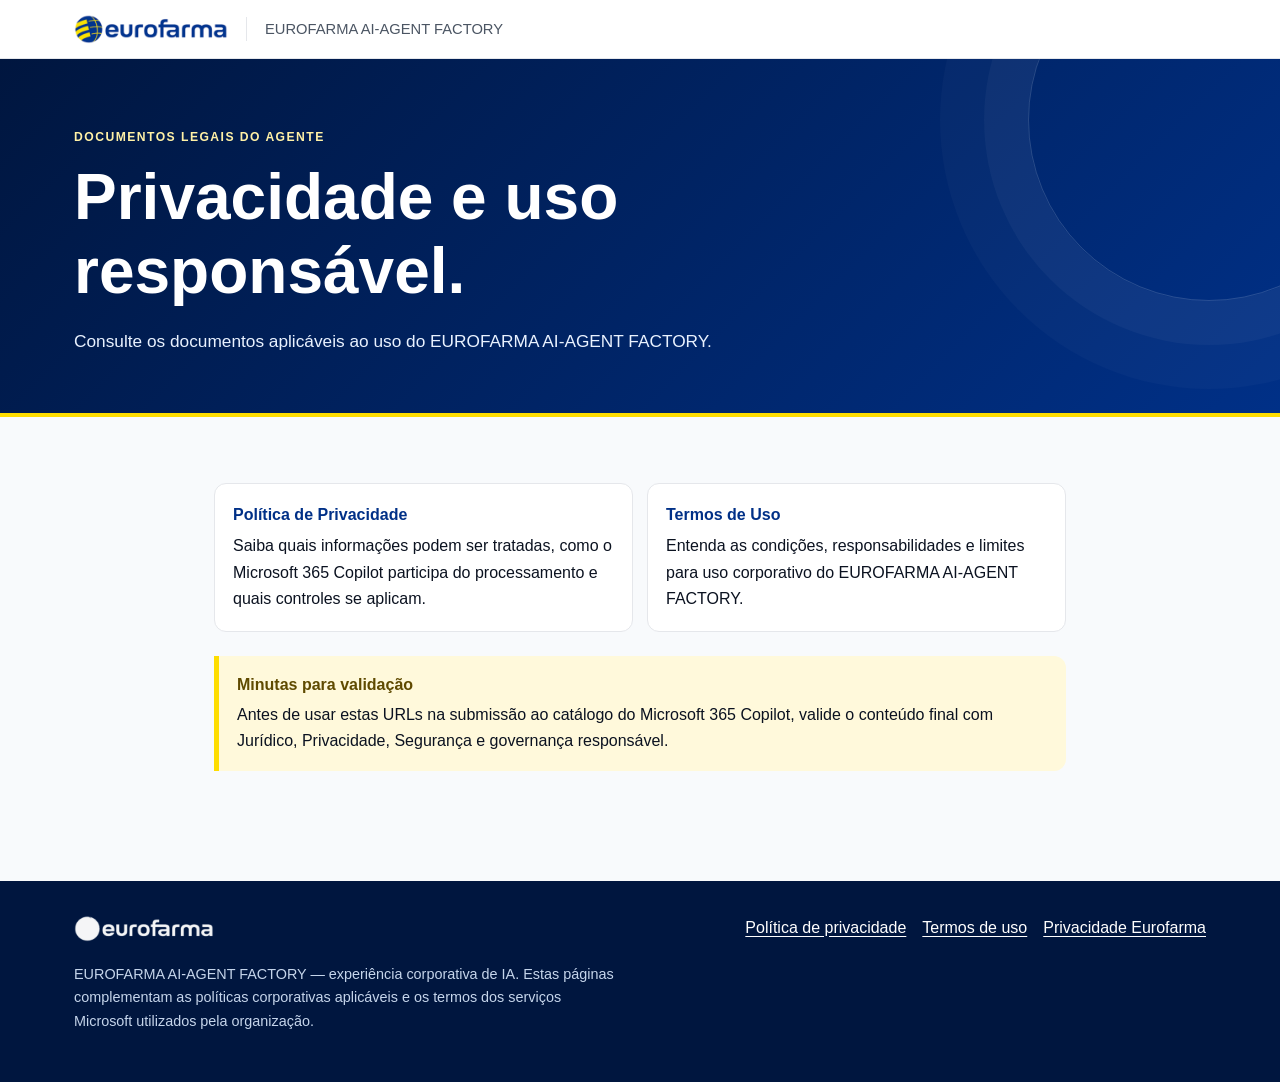
<file: agent-ai-factory/termos/index.html>
<!doctype html>
<html lang="pt-BR">
<head>
<meta charset="utf-8">
<meta name="viewport" content="width=device-width,initial-scale=1">
<title>EUROFARMA AI-AGENT FACTORY — Documentos legais</title>
<link rel="stylesheet" href="assets/styles.css">
<meta name="theme-color" content="#003087">
</head>
<body>
<a class="skip-link" href="#conteudo">Pular para o conteúdo</a>
<header class="site-header">
  <div class="header-inner">
    <div class="brand">
      <img src="assets/eurofarma-logo.png" alt="Eurofarma">
      <span class="product">EUROFARMA AI-AGENT FACTORY</span>
    </div>
  </div>
</header>
<div class="hero">
  <div class="hero-inner">
    <div class="eyebrow">Documentos legais do agente</div>
    <h1>Privacidade e uso responsável.</h1>
    <p>Consulte os documentos aplicáveis ao uso do EUROFARMA AI-AGENT FACTORY.</p>
  </div>
</div>
<main id="conteudo" style="max-width:900px;margin:auto;padding:48px 24px 80px">
  <div class="fact-grid">
    <a class="fact" href="privacidade.html" style="text-decoration:none;color:inherit">
      <strong>Política de Privacidade</strong>
      Saiba quais informações podem ser tratadas, como o Microsoft 365 Copilot participa do processamento e quais controles se aplicam.
    </a>
    <a class="fact" href="termos.html" style="text-decoration:none;color:inherit">
      <strong>Termos de Uso</strong>
      Entenda as condições, responsabilidades e limites para uso corporativo do EUROFARMA AI-AGENT FACTORY.
    </a>
  </div>
  <div class="notice" style="margin-top:24px">
    <strong>Minutas para validação</strong>
    Antes de usar estas URLs na submissão ao catálogo do Microsoft 365 Copilot, valide o conteúdo final com Jurídico, Privacidade, Segurança e governança responsável.
  </div>
</main>

<footer>
  <div class="footer-inner">
    <div class="footer-brand">
      <img src="assets/eurofarma-logo.png" alt="Eurofarma">
      <p>EUROFARMA AI-AGENT FACTORY — experiência corporativa de IA. Estas páginas complementam as políticas corporativas aplicáveis e os termos dos serviços Microsoft utilizados pela organização.</p>
    </div>
    <div class="footer-links">
      <a href="privacidade.html">Política de privacidade</a>
      <a href="termos.html">Termos de uso</a>
      <a href="https://eurofarma.com.br/politica-de-privacidade/" rel="noopener">Privacidade Eurofarma</a>
    </div>
  </div>
</footer>
<script src="assets/site.js"></script>
</file>
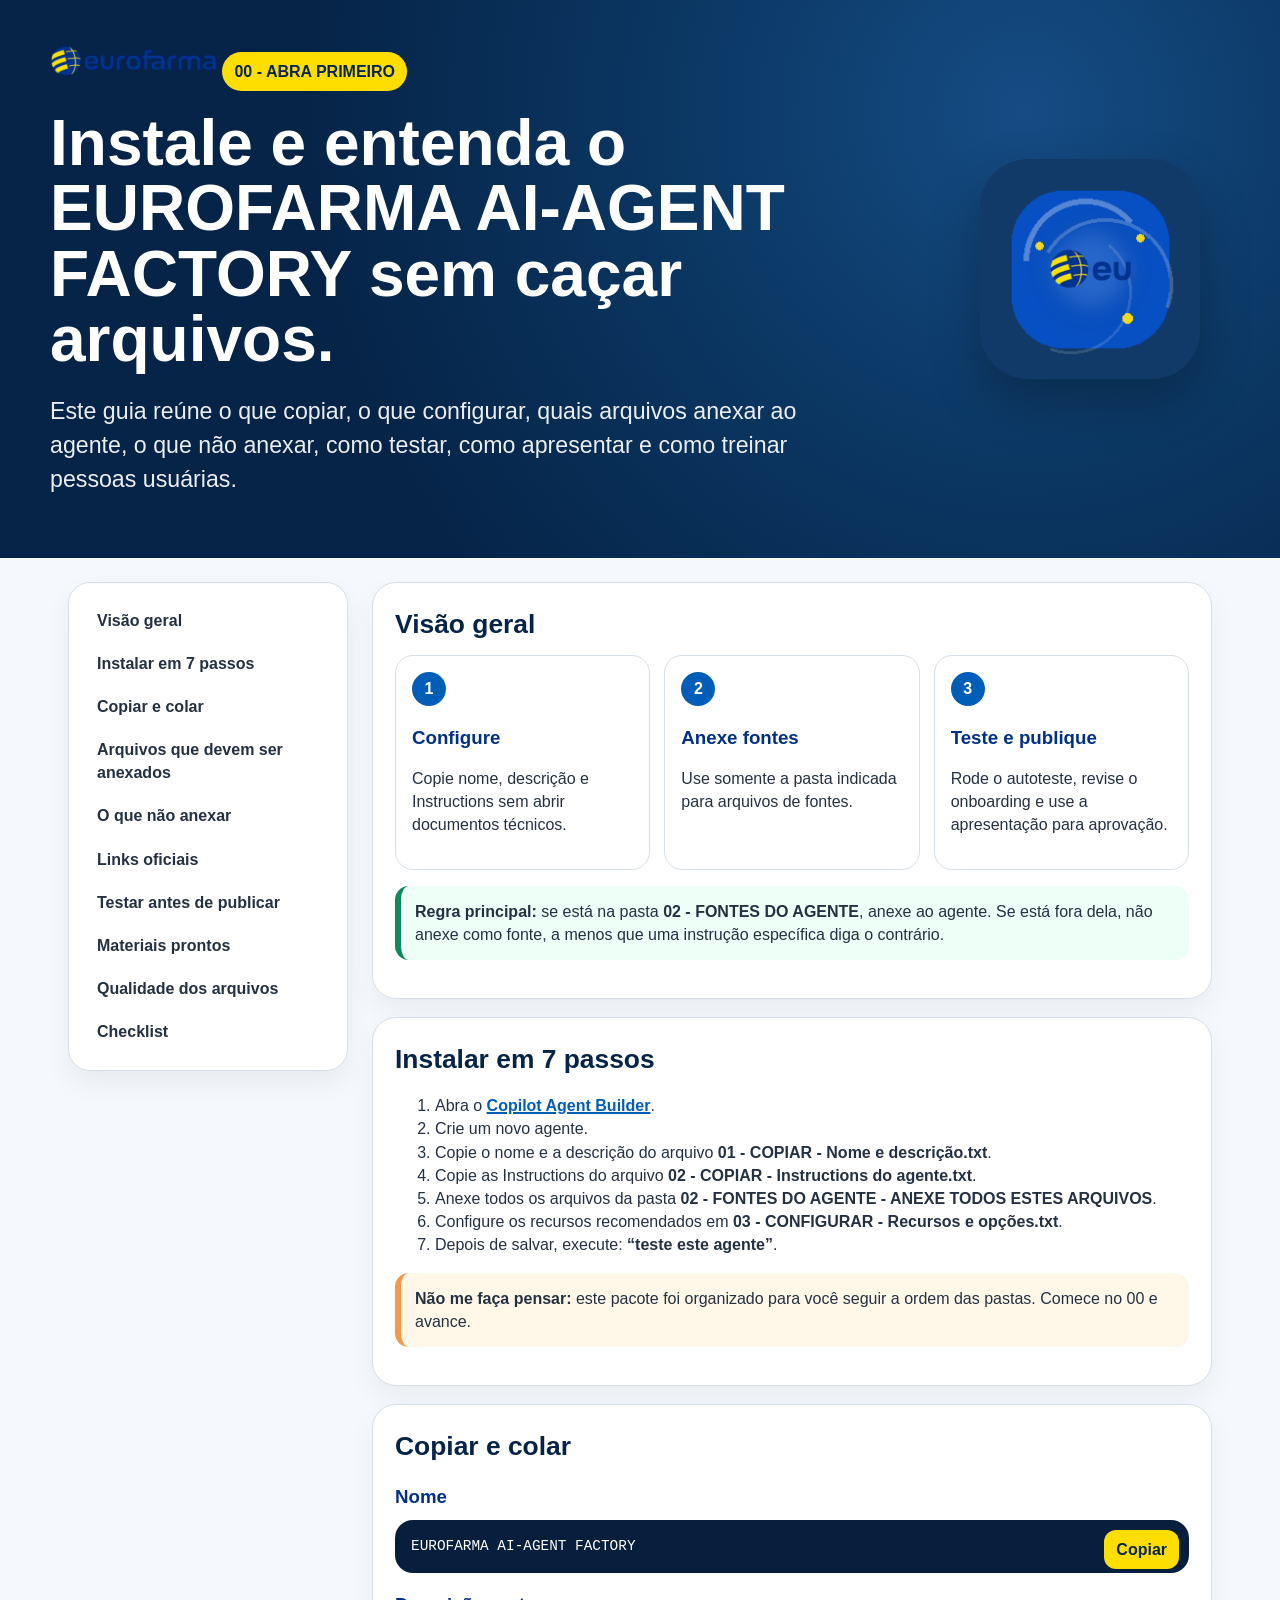
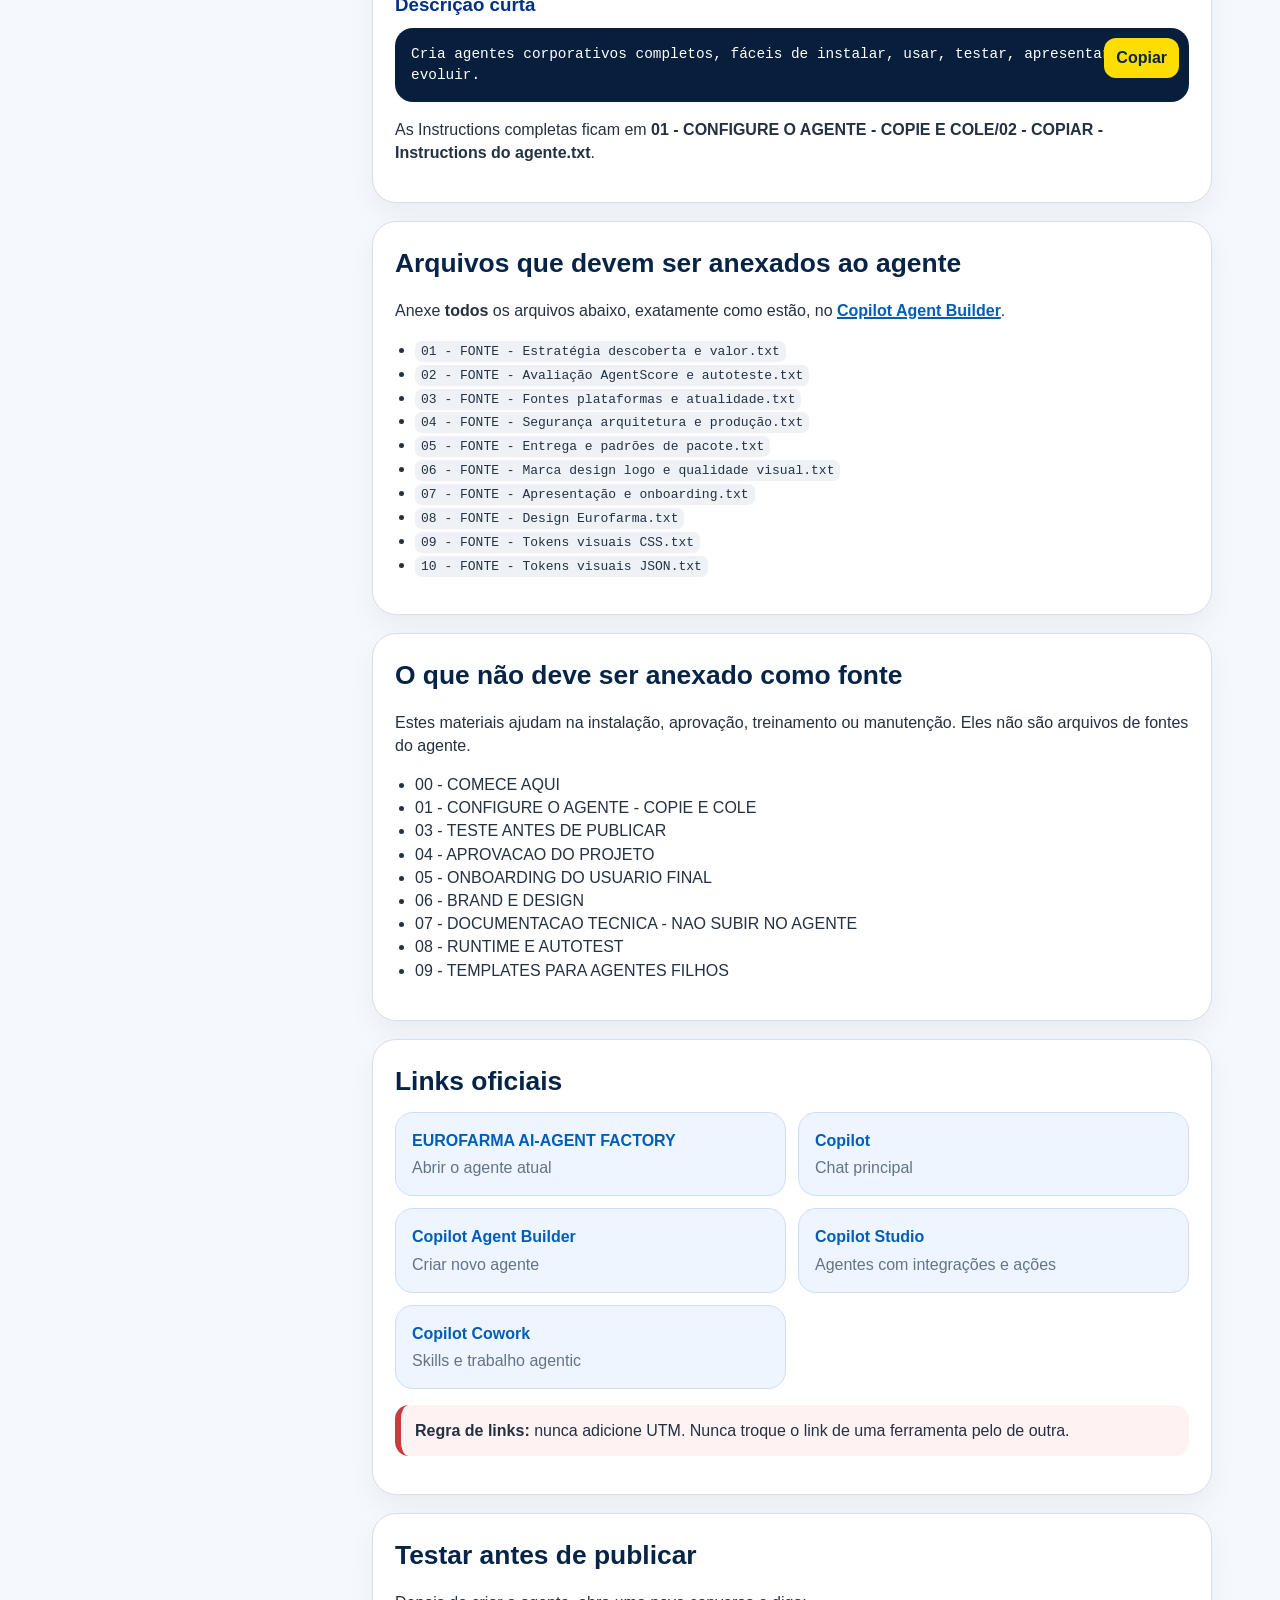
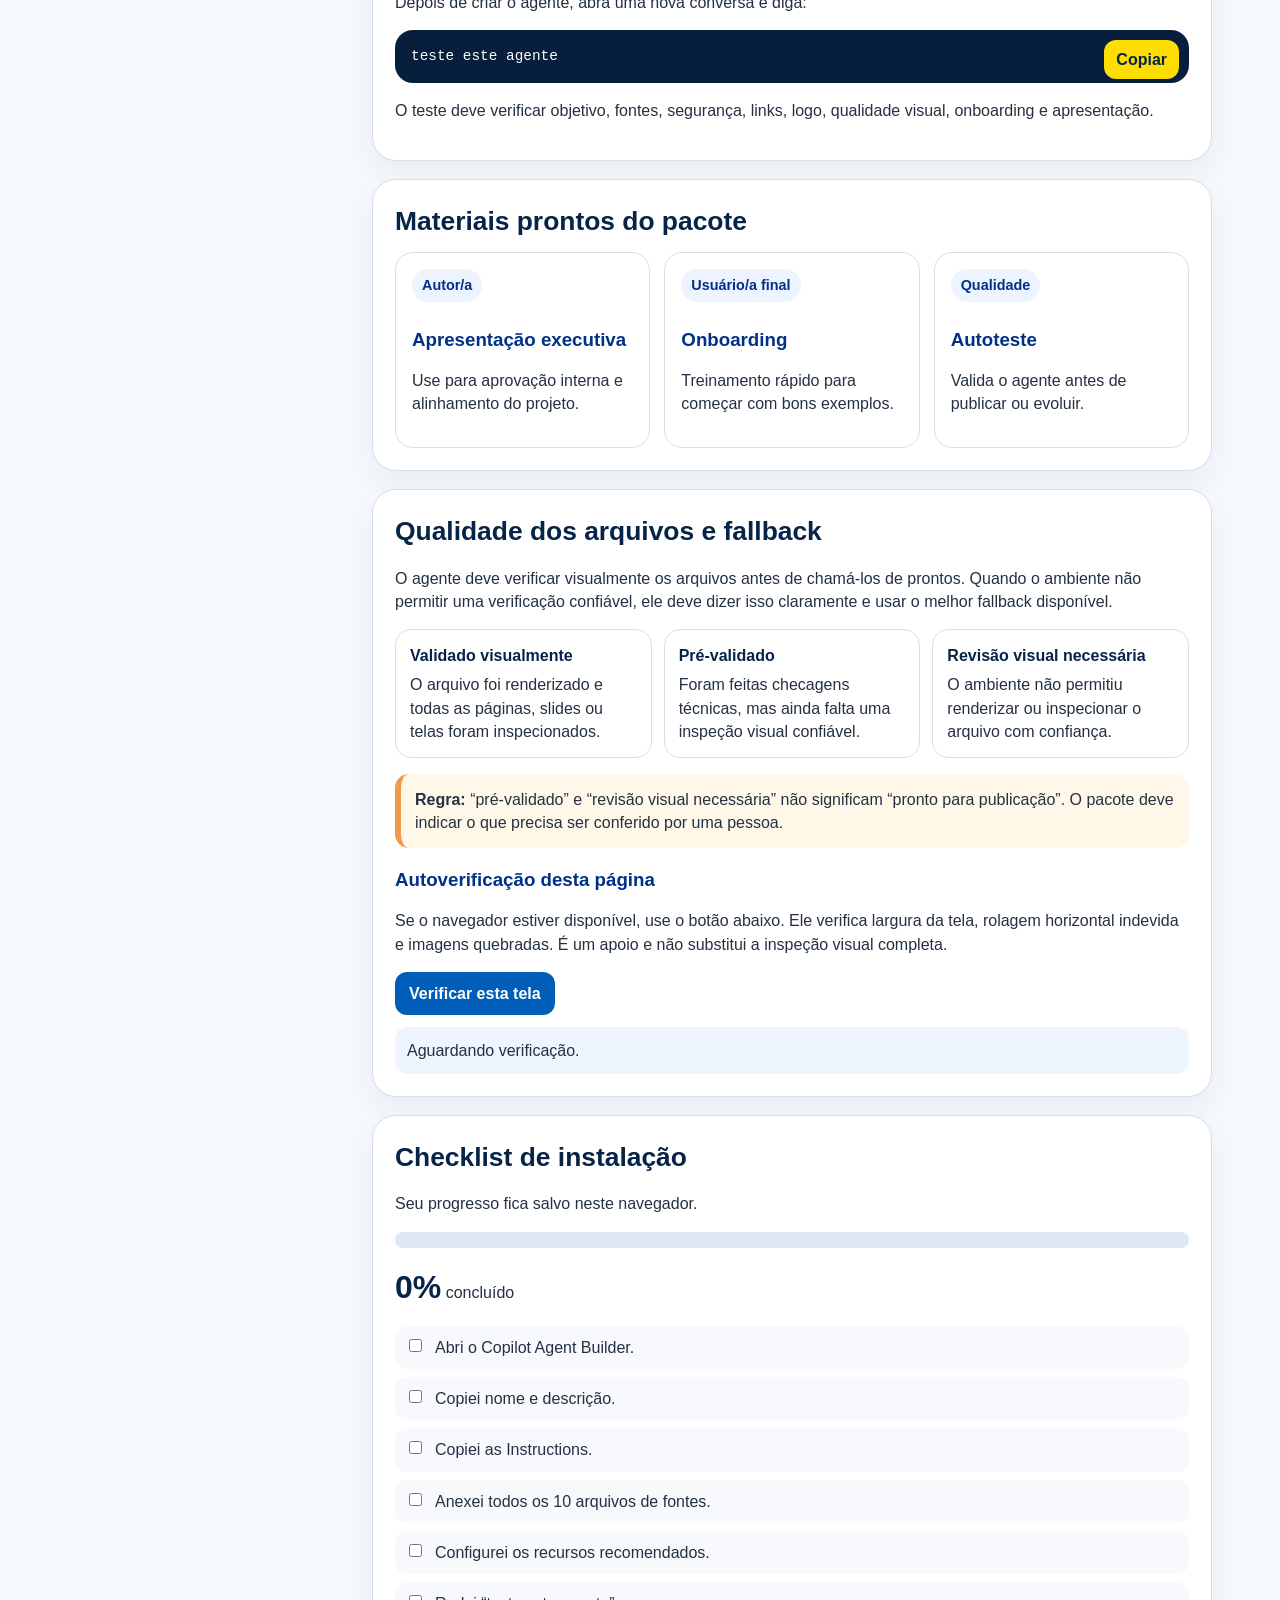
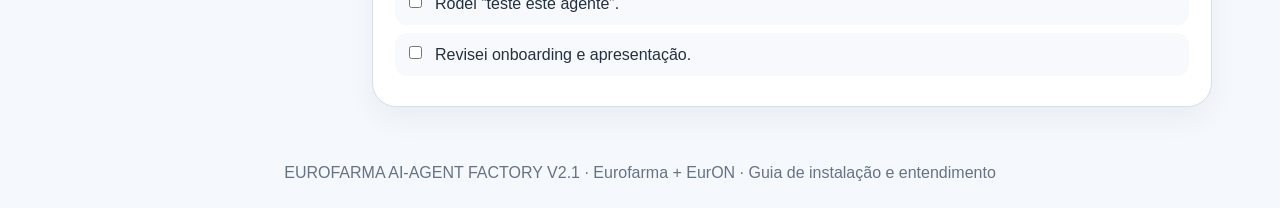
<file: agent-ai-factory/autor/onboarding1.html>
<!doctype html>
<html lang="pt-BR">
<head>
<meta charset="utf-8">
<meta name="viewport" content="width=device-width,initial-scale=1">
<title>EUROFARMA AI-AGENT FACTORY V2.1 - Instalar e entender</title>
<style>
:root {
  --navy:#062448; --blue:#003087; --blue2:#005EB8; --yellow:#FEDD00; --green:#11895B; --purple:#6557E8;
  --orange:#F2994A; --red:#C93C3C; --ink:#243142; --muted:#667386; --bg:#F5F8FC; --card:#FFFFFF; --border:#D5DFEA;
}
* { box-sizing: border-box; }
html { scroll-behavior: smooth; }
body { margin:0; font-family: Arial, Helvetica, sans-serif; background:var(--bg); color:var(--ink); line-height:1.45; }
a { color:var(--blue2); font-weight:700; text-decoration-thickness: 2px; }
button { font: inherit; }
.hero { background: radial-gradient(circle at 80% 20%, #154c84 0, #0b3763 22rem, var(--navy) 45rem); color:white; padding:24px 24px 38px; position:relative; overflow:hidden; }
.logo { width:168px; max-width:42vw; }
.hero-grid { display:grid; grid-template-columns: minmax(0, 1fr) 250px; gap:28px; align-items:center; max-width:1180px; margin:0 auto; }
.badge { display:inline-flex; align-items:center; gap:8px; background:var(--yellow); color:var(--navy); font-weight:800; padding:8px 12px; border-radius:999px; margin-top:28px; }
h1 { font-size: clamp(2rem, 5vw, 4rem); line-height:1.02; margin:20px 0 14px; max-width:780px; }
.subtitle { font-size: clamp(1.1rem, 2.5vw, 1.45rem); max-width:780px; opacity:.92; }
.avatar { width:220px; height:220px; border-radius:48px; background:#123a68; padding:16px; box-shadow: 0 22px 50px rgba(0,0,0,.26); }
.layout { display:grid; grid-template-columns: 280px minmax(0,1fr); gap:24px; max-width:1180px; margin:24px auto; padding:0 18px; }
nav { position:sticky; top:16px; align-self:start; background:white; border:1px solid var(--border); border-radius:22px; padding:16px; box-shadow:0 12px 28px rgba(0,0,0,.06); }
nav a { display:block; padding:10px 12px; border-radius:12px; color:var(--ink); text-decoration:none; font-weight:700; }
nav a:hover, nav a:focus { background:#eef5ff; outline:none; }
main { display:grid; gap:18px; }
.card { background:white; border:1px solid var(--border); border-radius:24px; padding:22px; box-shadow:0 12px 28px rgba(0,0,0,.05); }
.card h2 { margin:0 0 12px; color:var(--navy); font-size:1.65rem; }
.card h3 { margin:18px 0 8px; color:var(--blue); }
.grid { display:grid; grid-template-columns: repeat(3, minmax(0,1fr)); gap:14px; }
.step { border:1px solid var(--border); border-radius:18px; padding:16px; background:#fff; }
.step .num { display:inline-grid; place-items:center; width:34px; height:34px; border-radius:50%; background:var(--blue2); color:white; font-weight:800; }
.pill { display:inline-block; padding:6px 10px; border-radius:999px; background:#edf4ff; color:var(--blue); font-weight:800; font-size:.9rem; margin:0 6px 6px 0; }
.copybox { background:#071f3c; color:white; border-radius:18px; padding:16px; position:relative; margin:10px 0; overflow:auto; }
.copybox pre { white-space:pre-wrap; margin:0; font-size:.9rem; }
.copybtn { position:absolute; top:10px; right:10px; background:var(--yellow); color:var(--navy); border:0; border-radius:12px; padding:8px 12px; font-weight:800; cursor:pointer; }
.copybtn:focus { outline:3px solid white; }
.warn { border-left:6px solid var(--orange); background:#fff8e8; padding:14px; border-radius:14px; }
.good { border-left:6px solid var(--green); background:#edfff7; padding:14px; border-radius:14px; }
.bad { border-left:6px solid var(--red); background:#fff2f2; padding:14px; border-radius:14px; }
ul.clean { padding-left:20px; }
.filelist code { background:#eef2f7; padding:3px 6px; border-radius:7px; }
.checklist label { display:flex; align-items:flex-start; gap:10px; padding:10px; background:#f7f9fc; border-radius:12px; margin:8px 0; }
.progress { height:16px; background:#dde8f4; border-radius:999px; overflow:hidden; }
.bar { height:100%; width:0; background:linear-gradient(90deg, var(--blue2), var(--green)); transition:width .4s ease; }
.kpi { font-weight:900; color:var(--navy); font-size:2rem; }
.linkgrid { display:grid; grid-template-columns: repeat(2,minmax(0,1fr)); gap:12px; }
.linkcard { display:block; background:#eef5ff; border:1px solid #c9dffd; border-radius:18px; padding:16px; text-decoration:none; }
.linkcard span { display:block; color:var(--muted); font-weight:400; margin-top:4px; }
.footer { text-align:center; color:var(--muted); padding:30px; }
@media (max-width:860px) {
 .hero-grid, .layout { grid-template-columns: 1fr; }
 nav { position:relative; top:0; }
 .grid, .linkgrid { grid-template-columns:1fr; }
 .avatar { display:none; }
}
@media (prefers-reduced-motion: reduce) {
 * { scroll-behavior:auto !important; transition:none !important; animation:none !important; }
}

/* V2.1 - reforço de responsividade e integridade */
img, svg, video, canvas { max-width:100%; height:auto; }
.layout, main, .card, .grid, .step, .linkgrid, .copybox, nav { min-width:0; }
p, li, a, code, pre, strong, span { overflow-wrap:anywhere; word-break:normal; }
.filelist code { white-space:normal; }
.qa-status { display:grid; grid-template-columns:repeat(3,minmax(0,1fr)); gap:12px; margin:14px 0; }
.qa-level { border:1px solid var(--border); border-radius:16px; padding:14px; background:white; }
.qa-level strong { display:block; color:var(--navy); margin-bottom:6px; }
.qa-result { margin-top:12px; padding:12px; border-radius:12px; background:#eef5ff; min-height:46px; }
.qa-btn { border:0; border-radius:12px; background:var(--blue2); color:white; padding:10px 14px; font-weight:800; cursor:pointer; }
.qa-btn:focus-visible, a:focus-visible, input:focus-visible, button:focus-visible { outline:3px solid var(--yellow); outline-offset:3px; }
@media (max-width:680px) {
  .qa-status { grid-template-columns:1fr; }
}
@media (max-width:480px) {
  .hero { padding:18px 14px 28px; }
  .layout { padding:0 10px; margin:12px auto; gap:12px; }
  .card { padding:16px; border-radius:18px; }
  nav { padding:10px; border-radius:16px; }
  nav a { padding:9px 8px; }
  h1 { font-size:clamp(1.75rem,10vw,2.5rem); }
  .card h2 { font-size:1.35rem; }
  .copybox { padding:14px; overflow-x:auto; }
  .copybtn { position:static; display:block; margin:0 0 10px auto; }
  .kpi { font-size:1.6rem; }
}
@media (max-width:340px) {
  .layout { padding:0 6px; }
  .card { padding:14px; }
  .badge { padding:6px 9px; font-size:.85rem; }
}

</style>
</head>
<body>
<header class="hero">
  <div class="hero-grid">
    <div>
      <img class="logo" src="[data-uri]" alt="Logo Eurofarma">
      <div class="badge">00 - ABRA PRIMEIRO</div>
      <h1>Instale e entenda o EUROFARMA AI-AGENT FACTORY sem caçar arquivos.</h1>
      <p class="subtitle">Este guia reúne o que copiar, o que configurar, quais arquivos anexar ao agente, o que não anexar, como testar, como apresentar e como treinar pessoas usuárias.</p>
    </div>
    <div aria-hidden="true"><img class="avatar" src="[data-uri]" alt=""></div>
  </div>
</header>

<div class="layout">
<nav aria-label="Navegação do guia">
  <a href="#visao">Visão geral</a>
  <a href="#instalar">Instalar em 7 passos</a>
  <a href="#copiar">Copiar e colar</a>
  <a href="#fontes">Arquivos que devem ser anexados</a>
  <a href="#nao-anexar">O que não anexar</a>
  <a href="#links">Links oficiais</a>
  <a href="#testar">Testar antes de publicar</a>
  <a href="#materiais">Materiais prontos</a>
  <a href="#qualidade">Qualidade dos arquivos</a>
  <a href="#checklist">Checklist</a>
</nav>

<main>
<section class="card" id="visao">
  <h2>Visão geral</h2>
  <div class="grid">
    <div class="step"><span class="num">1</span><h3>Configure</h3><p>Copie nome, descrição e Instructions sem abrir documentos técnicos.</p></div>
    <div class="step"><span class="num">2</span><h3>Anexe fontes</h3><p>Use somente a pasta indicada para arquivos de fontes.</p></div>
    <div class="step"><span class="num">3</span><h3>Teste e publique</h3><p>Rode o autoteste, revise o onboarding e use a apresentação para aprovação.</p></div>
  </div>
  <p class="good"><strong>Regra principal:</strong> se está na pasta <strong>02 - FONTES DO AGENTE</strong>, anexe ao agente. Se está fora dela, não anexe como fonte, a menos que uma instrução específica diga o contrário.</p>
</section>

<section class="card" id="instalar">
  <h2>Instalar em 7 passos</h2>
  <ol>
    <li>Abra o <a href="https://m365.cloud.microsoft/agents/new">Copilot Agent Builder</a>.</li>
    <li>Crie um novo agente.</li>
    <li>Copie o nome e a descrição do arquivo <strong>01 - COPIAR - Nome e descrição.txt</strong>.</li>
    <li>Copie as Instructions do arquivo <strong>02 - COPIAR - Instructions do agente.txt</strong>.</li>
    <li>Anexe todos os arquivos da pasta <strong>02 - FONTES DO AGENTE - ANEXE TODOS ESTES ARQUIVOS</strong>.</li>
    <li>Configure os recursos recomendados em <strong>03 - CONFIGURAR - Recursos e opções.txt</strong>.</li>
    <li>Depois de salvar, execute: <strong>“teste este agente”</strong>.</li>
  </ol>
  <p class="warn"><strong>Não me faça pensar:</strong> este pacote foi organizado para você seguir a ordem das pastas. Comece no 00 e avance.</p>
</section>

<section class="card" id="copiar">
  <h2>Copiar e colar</h2>
  <h3>Nome</h3>
  <div class="copybox"><button class="copybtn" data-copy="EUROFARMA AI-AGENT FACTORY">Copiar</button><pre>EUROFARMA AI-AGENT FACTORY</pre></div>
  <h3>Descrição curta</h3>
  <div class="copybox"><button class="copybtn" data-copy="Cria agentes corporativos completos, fáceis de instalar, usar, testar, apresentar e evoluir.">Copiar</button><pre>Cria agentes corporativos completos, fáceis de instalar, usar, testar, apresentar e evoluir.</pre></div>
  <p>As Instructions completas ficam em <strong>01 - CONFIGURE O AGENTE - COPIE E COLE/02 - COPIAR - Instructions do agente.txt</strong>.</p>
</section>

<section class="card" id="fontes">
  <h2>Arquivos que devem ser anexados ao agente</h2>
  <p>Anexe <strong>todos</strong> os arquivos abaixo, exatamente como estão, no <a href="https://m365.cloud.microsoft/agents/new">Copilot Agent Builder</a>.</p>
  <ul class="filelist clean">
    <li><code>01 - FONTE - Estratégia descoberta e valor.txt</code></li>
<li><code>02 - FONTE - Avaliação AgentScore e autoteste.txt</code></li>
<li><code>03 - FONTE - Fontes plataformas e atualidade.txt</code></li>
<li><code>04 - FONTE - Segurança arquitetura e produção.txt</code></li>
<li><code>05 - FONTE - Entrega e padrões de pacote.txt</code></li>
<li><code>06 - FONTE - Marca design logo e qualidade visual.txt</code></li>
<li><code>07 - FONTE - Apresentação e onboarding.txt</code></li>
<li><code>08 - FONTE - Design Eurofarma.txt</code></li>
<li><code>09 - FONTE - Tokens visuais CSS.txt</code></li>
<li><code>10 - FONTE - Tokens visuais JSON.txt</code></li>
  </ul>
</section>

<section class="card" id="nao-anexar">
  <h2>O que não deve ser anexado como fonte</h2>
  <p>Estes materiais ajudam na instalação, aprovação, treinamento ou manutenção. Eles não são arquivos de fontes do agente.</p>
  <ul class="clean"><li>00 - COMECE AQUI</li>
<li>01 - CONFIGURE O AGENTE - COPIE E COLE</li>
<li>03 - TESTE ANTES DE PUBLICAR</li>
<li>04 - APROVACAO DO PROJETO</li>
<li>05 - ONBOARDING DO USUARIO FINAL</li>
<li>06 - BRAND E DESIGN</li>
<li>07 - DOCUMENTACAO TECNICA - NAO SUBIR NO AGENTE</li>
<li>08 - RUNTIME E AUTOTEST</li>
<li>09 - TEMPLATES PARA AGENTES FILHOS</li></ul>
</section>

<section class="card" id="links">
  <h2>Links oficiais</h2>
  <div class="linkgrid">
    <a class="linkcard" href="https://m365.cloud.microsoft/chat/?titleId=T_b4631712-f57c-0d41-ca65-4efdcd2cab6f&source=embedded-builder">EUROFARMA AI-AGENT FACTORY<span>Abrir o agente atual</span></a>
    <a class="linkcard" href="https://m365.cloud.microsoft/chat">Copilot<span>Chat principal</span></a>
    <a class="linkcard" href="https://m365.cloud.microsoft/agents/new">Copilot Agent Builder<span>Criar novo agente</span></a>
    <a class="linkcard" href="https://copilotstudio.microsoft.com/">Copilot Studio<span>Agentes com integrações e ações</span></a>
    <a class="linkcard" href="https://m365.cloud.microsoft/cowork">Copilot Cowork<span>Skills e trabalho agentic</span></a>
  </div>
  <p class="bad"><strong>Regra de links:</strong> nunca adicione UTM. Nunca troque o link de uma ferramenta pelo de outra.</p>
</section>

<section class="card" id="testar">
  <h2>Testar antes de publicar</h2>
  <p>Depois de criar o agente, abra uma nova conversa e diga:</p>
  <div class="copybox"><button class="copybtn" data-copy="teste este agente">Copiar</button><pre>teste este agente</pre></div>
  <p>O teste deve verificar objetivo, fontes, segurança, links, logo, qualidade visual, onboarding e apresentação.</p>
</section>

<section class="card" id="materiais">
  <h2>Materiais prontos do pacote</h2>
  <div class="grid">
    <div class="step"><span class="pill">Autor/a</span><h3>Apresentação executiva</h3><p>Use para aprovação interna e alinhamento do projeto.</p></div>
    <div class="step"><span class="pill">Usuário/a final</span><h3>Onboarding</h3><p>Treinamento rápido para começar com bons exemplos.</p></div>
    <div class="step"><span class="pill">Qualidade</span><h3>Autoteste</h3><p>Valida o agente antes de publicar ou evoluir.</p></div>
  </div>
</section>


<section class="card" id="qualidade">
  <h2>Qualidade dos arquivos e fallback</h2>
  <p>O agente deve verificar visualmente os arquivos antes de chamá-los de prontos. Quando o ambiente não permitir uma verificação confiável, ele deve dizer isso claramente e usar o melhor fallback disponível.</p>
  <div class="qa-status">
    <div class="qa-level"><strong>Validado visualmente</strong><span>O arquivo foi renderizado e todas as páginas, slides ou telas foram inspecionados.</span></div>
    <div class="qa-level"><strong>Pré-validado</strong><span>Foram feitas checagens técnicas, mas ainda falta uma inspeção visual confiável.</span></div>
    <div class="qa-level"><strong>Revisão visual necessária</strong><span>O ambiente não permitiu renderizar ou inspecionar o arquivo com confiança.</span></div>
  </div>
  <p class="warn"><strong>Regra:</strong> “pré-validado” e “revisão visual necessária” não significam “pronto para publicação”. O pacote deve indicar o que precisa ser conferido por uma pessoa.</p>
  <h3>Autoverificação desta página</h3>
  <p>Se o navegador estiver disponível, use o botão abaixo. Ele verifica largura da tela, rolagem horizontal indevida e imagens quebradas. É um apoio e não substitui a inspeção visual completa.</p>
  <button class="qa-btn" id="run-visual-selfcheck" type="button">Verificar esta tela</button>
  <div class="qa-result" id="visual-selfcheck-result" role="status" aria-live="polite">Aguardando verificação.</div>
</section>

<section class="card checklist" id="checklist">
  <h2>Checklist de instalação</h2>
  <p>Seu progresso fica salvo neste navegador.</p>
  <div class="progress"><div class="bar" id="progressbar"></div></div>
  <p><span class="kpi" id="percent">0%</span> concluído</p>
  <label><input type="checkbox"> Abri o Copilot Agent Builder.</label>
  <label><input type="checkbox"> Copiei nome e descrição.</label>
  <label><input type="checkbox"> Copiei as Instructions.</label>
  <label><input type="checkbox"> Anexei todos os 10 arquivos de fontes.</label>
  <label><input type="checkbox"> Configurei os recursos recomendados.</label>
  <label><input type="checkbox"> Rodei “teste este agente”.</label>
  <label><input type="checkbox"> Revisei onboarding e apresentação.</label>
</section>
</main>
</div>
<footer class="footer">
  EUROFARMA AI-AGENT FACTORY V2.1 · Eurofarma + EurON · Guia de instalação e entendimento
</footer>
<script>
const checks = [...document.querySelectorAll('.checklist input[type="checkbox"]')];
const key = 'eurofarma-agent-factory-v2-checklist';
const saved = JSON.parse(localStorage.getItem(key) || '[]');
checks.forEach((c,i)=>{ c.checked = !!saved[i]; c.addEventListener('change', update); });
function update(){
  const vals = checks.map(c=>c.checked);
  localStorage.setItem(key, JSON.stringify(vals));
  const done = vals.filter(Boolean).length;
  const pct = Math.round(done/checks.length*100);
  document.getElementById('progressbar').style.width = pct+'%';
  document.getElementById('percent').textContent = pct+'%';
}
update();
document.querySelectorAll('.copybtn').forEach(btn=>{
  btn.addEventListener('click', async ()=>{
    const txt = btn.getAttribute('data-copy') || btn.parentElement.querySelector('pre').innerText;
    try { await navigator.clipboard.writeText(txt); btn.textContent='Copiado!'; setTimeout(()=>btn.textContent='Copiar',1300); }
    catch(e) { alert('Copie manualmente: ' + txt); }
  });
});

function runVisualSelfcheck(){
  const out = document.getElementById('visual-selfcheck-result');
  const viewport = window.innerWidth;
  const horizontalOverflow = document.documentElement.scrollWidth > viewport + 2;
  const brokenImages = [...document.images].filter(img => !img.complete || img.naturalWidth === 0);
  const risky = [...document.querySelectorAll('main .card, main .step, main .linkcard')]
    .filter(el => {
      const r = el.getBoundingClientRect();
      return r.right > viewport + 2 || r.left < -2;
    });
  const issues = [];
  if(horizontalOverflow) issues.push('há rolagem horizontal fora do esperado');
  if(brokenImages.length) issues.push(brokenImages.length + ' imagem(ns) não carregaram');
  if(risky.length) issues.push(risky.length + ' bloco(s) ultrapassam a largura visível');
  if(issues.length){
    out.className='qa-result bad';
    out.textContent='Atenção — largura '+viewport+' px: '+issues.join('; ')+'. Faça revisão visual antes de publicar.';
  } else {
    out.className='qa-result good';
    out.textContent='Checagem local aprovada em '+viewport+' px: sem overflow horizontal detectado e sem imagens quebradas. Ainda faça inspeção visual completa antes da publicação.';
  }
}
const qaBtn=document.getElementById('run-visual-selfcheck');
if(qaBtn) qaBtn.addEventListener('click', runVisualSelfcheck);

</script>
</body>
</html>
</file>
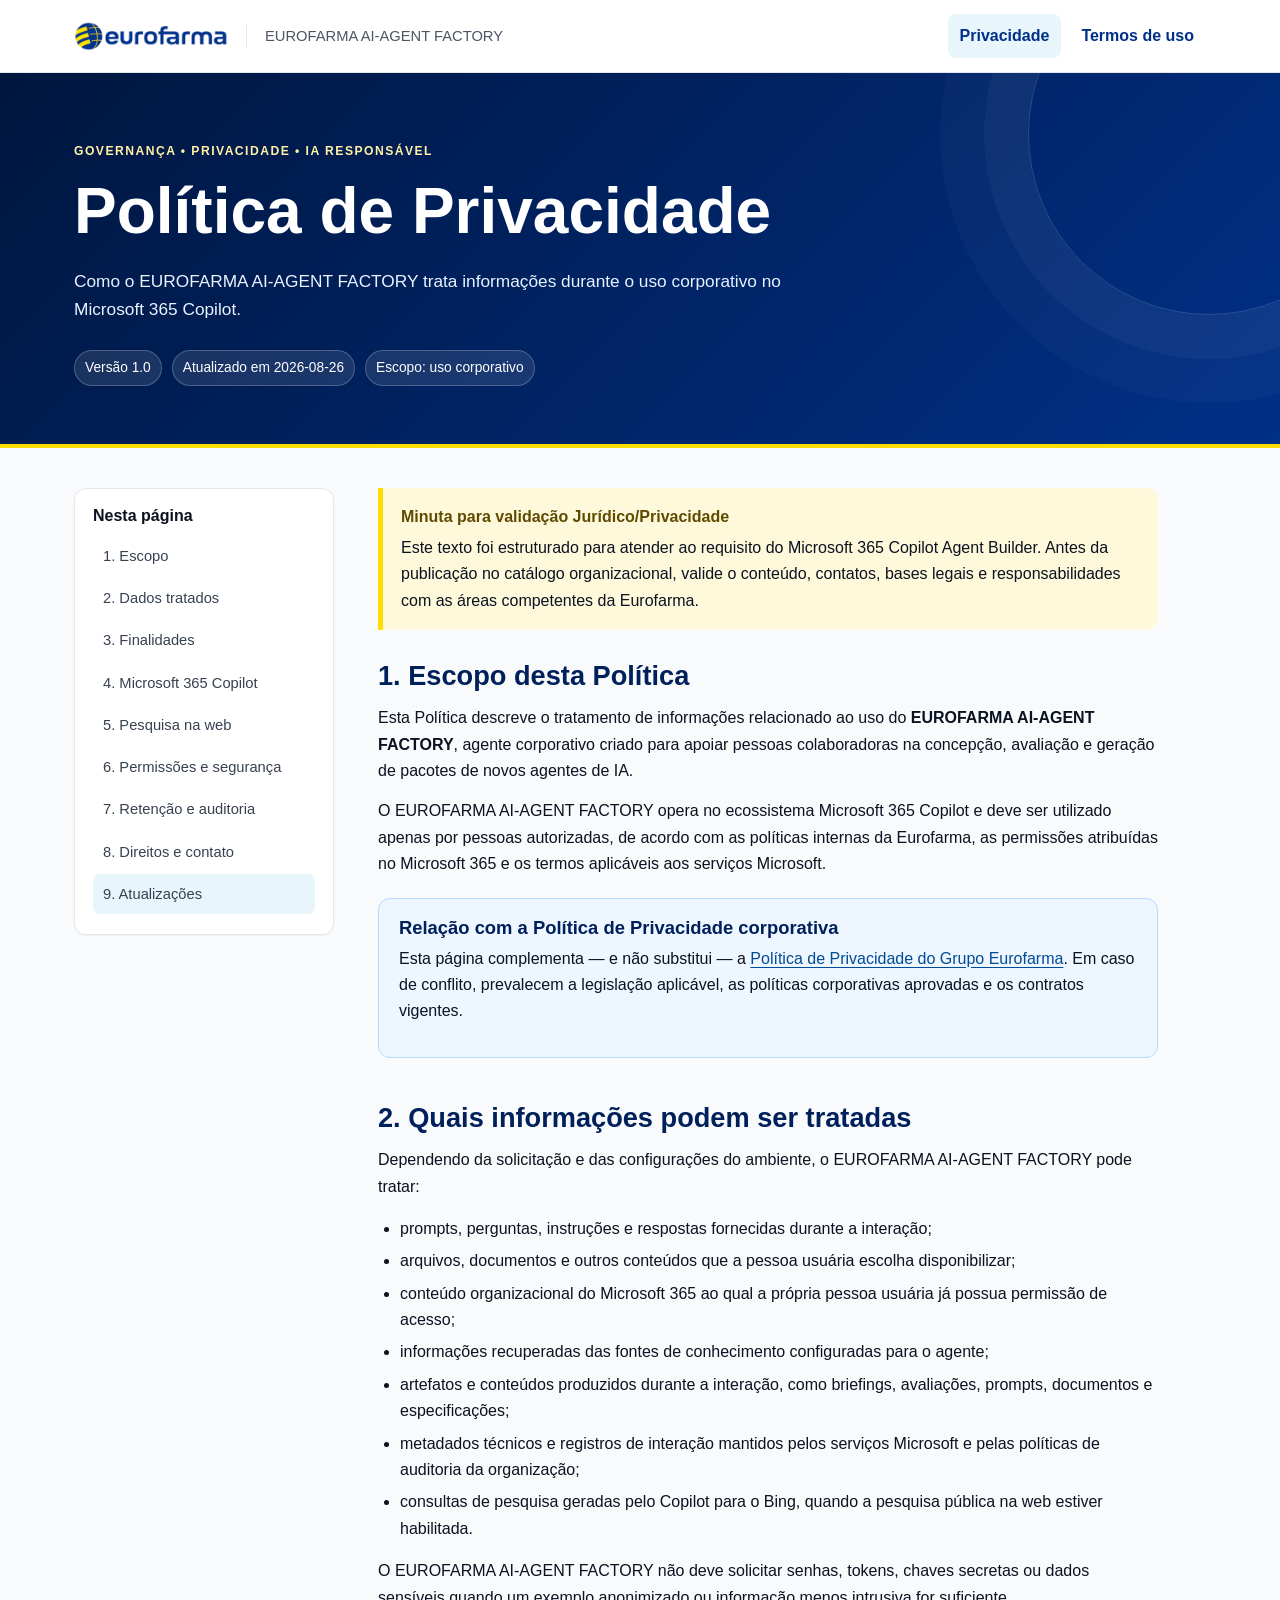
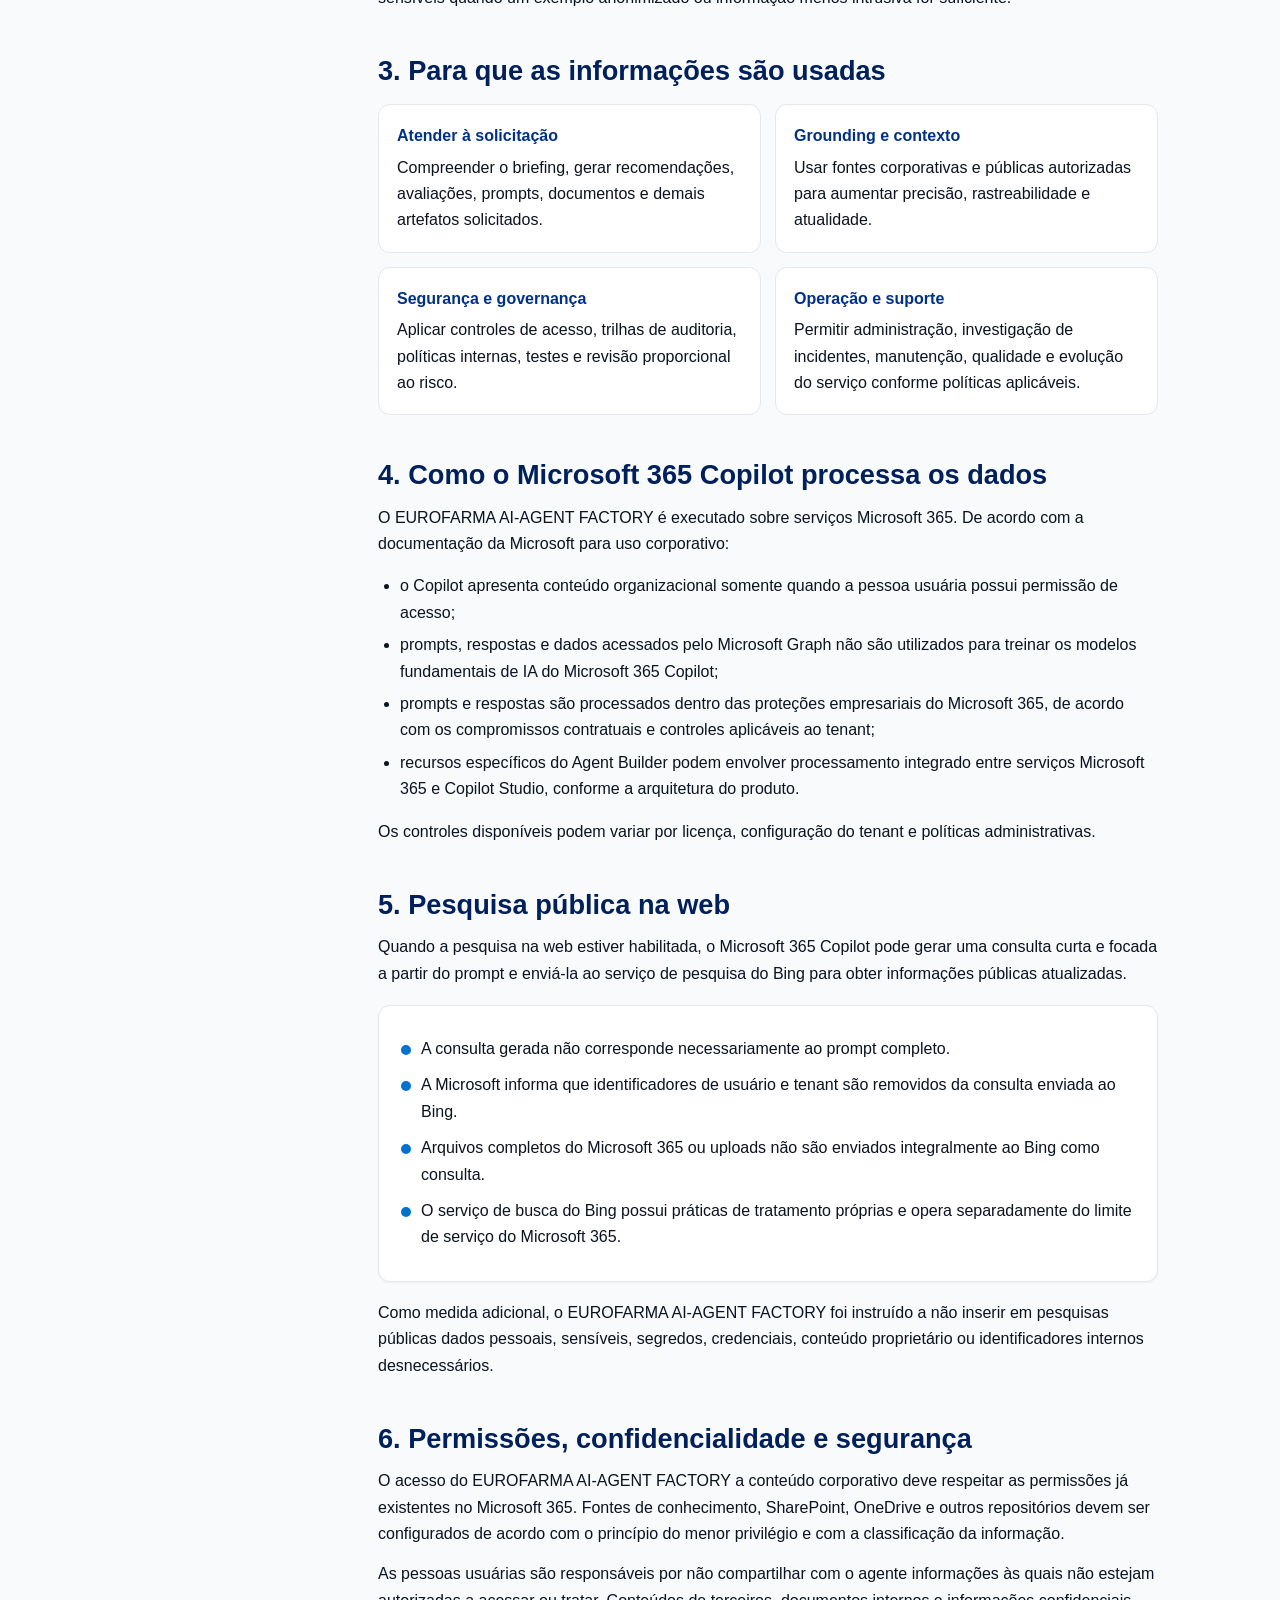
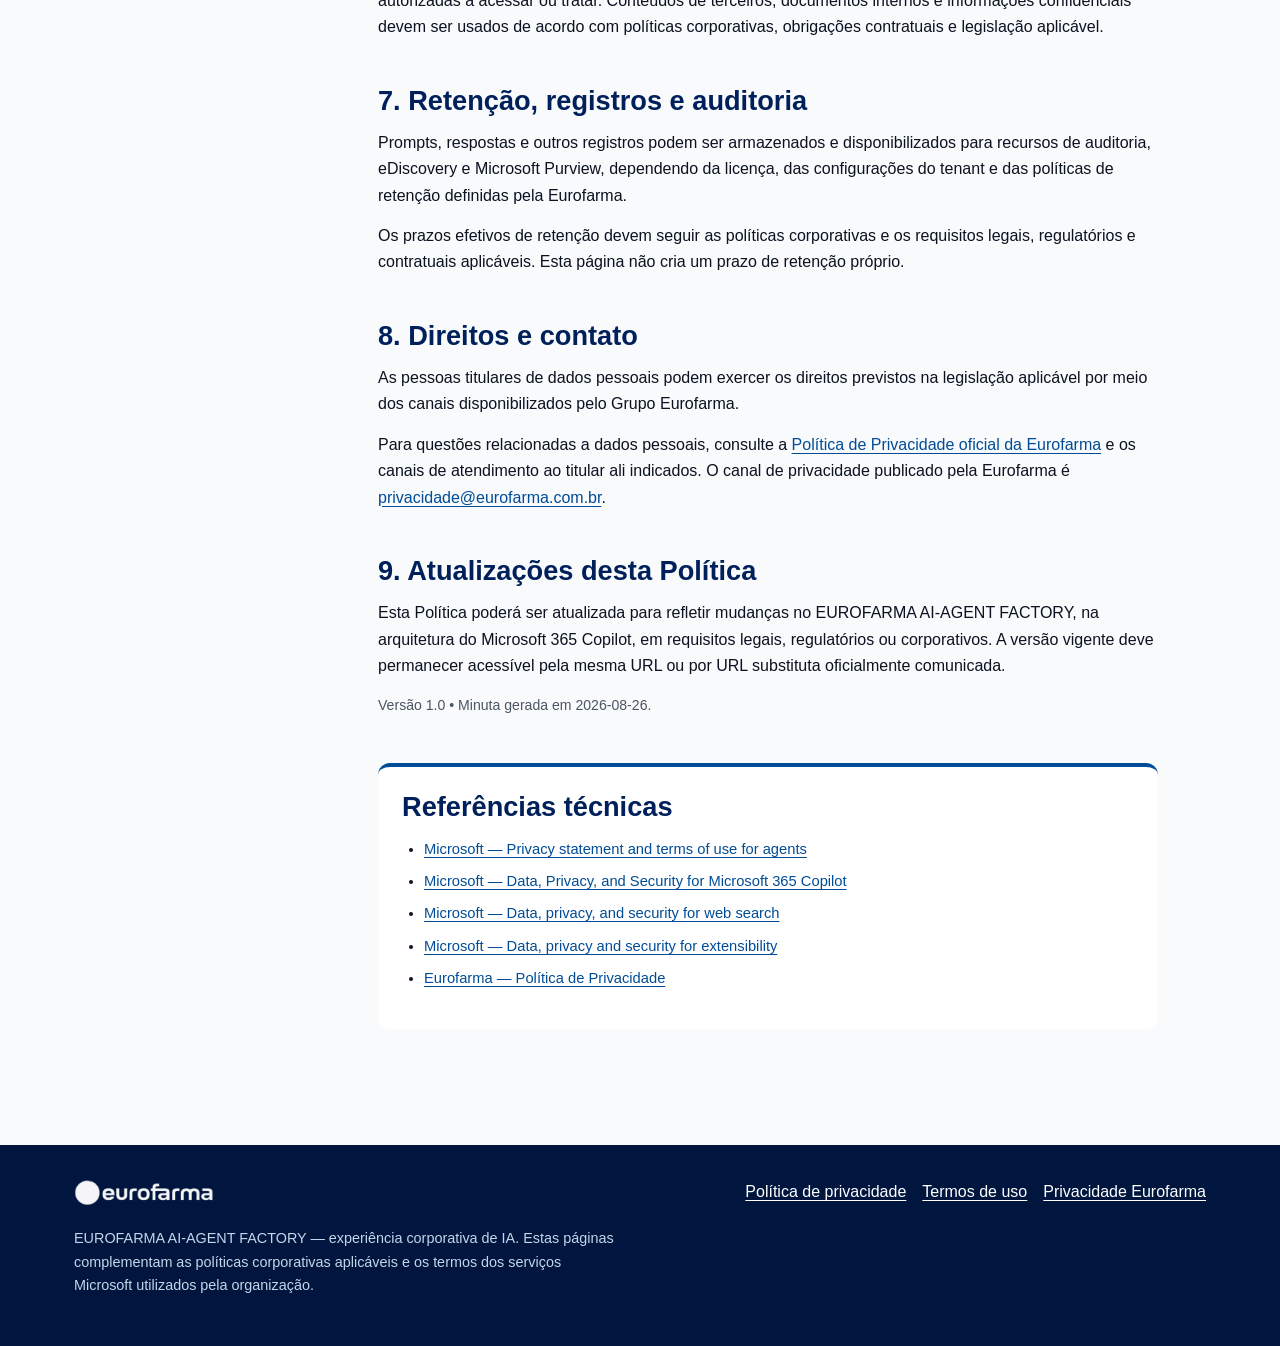
<file: agent-ai-factory/termos/privacidade.html>
<!doctype html>
<html lang="pt-BR">
<head>
  <meta charset="utf-8">
  <meta name="viewport" content="width=device-width,initial-scale=1">
  <meta name="color-scheme" content="light">
  <meta name="theme-color" content="#003087">
  <title>Política de Privacidade | EUROFARMA AI-AGENT FACTORY</title>
  <meta name="description" content="Política de Privacidade do EUROFARMA AI-AGENT FACTORY.">
  <link rel="stylesheet" href="assets/styles.css">
</head>
<body>

<a class="skip-link" href="#conteudo">Pular para o conteúdo</a>
<header class="site-header">
  <div class="header-inner">
    <div class="brand">
      <a href="index.html" aria-label="Eurofarma - página inicial"><img src="assets/eurofarma-logo.png" alt="Eurofarma"></a>
      <span class="product">EUROFARMA AI-AGENT FACTORY</span>
    </div>
    <nav class="nav" aria-label="Documentos legais">
      <a href="privacidade.html" aria-current="page">Privacidade</a>
      <a href="termos.html" >Termos de uso</a>
    </nav>
  </div>
</header>


<div class="hero">
  <div class="hero-inner">
    <div class="eyebrow">Governança • Privacidade • IA responsável</div>
    <h1>Política de Privacidade</h1>
    <p>Como o EUROFARMA AI-AGENT FACTORY trata informações durante o uso corporativo no Microsoft 365 Copilot.</p>
    <div class="hero-meta">
      <span class="chip">Versão 1.0</span>
      <span class="chip">Atualizado em 2026-08-26</span>
      <span class="chip">Escopo: uso corporativo</span>
    </div>
  </div>
</div>

<main id="conteudo" class="page-shell">
  <aside class="toc" aria-label="Nesta página">
    <h2>Nesta página</h2>
    <a href="#escopo">1. Escopo</a>
    <a href="#dados">2. Dados tratados</a>
    <a href="#finalidades">3. Finalidades</a>
    <a href="#microsoft">4. Microsoft 365 Copilot</a>
    <a href="#web">5. Pesquisa na web</a>
    <a href="#permissoes">6. Permissões e segurança</a>
    <a href="#retencao">7. Retenção e auditoria</a>
    <a href="#direitos">8. Direitos e contato</a>
    <a href="#atualizacoes">9. Atualizações</a>
  </aside>

  <article class="content">
    <div class="notice">
      <strong>Minuta para validação Jurídico/Privacidade</strong>
      Este texto foi estruturado para atender ao requisito do Microsoft 365 Copilot Agent Builder. Antes da publicação no catálogo organizacional, valide o conteúdo, contatos, bases legais e responsabilidades com as áreas competentes da Eurofarma.
    </div>

    <section id="escopo">
      <h2>1. Escopo desta Política</h2>
      <p>Esta Política descreve o tratamento de informações relacionado ao uso do <strong>EUROFARMA AI-AGENT FACTORY</strong>, agente corporativo criado para apoiar pessoas colaboradoras na concepção, avaliação e geração de pacotes de novos agentes de IA.</p>
      <p>O EUROFARMA AI-AGENT FACTORY opera no ecossistema Microsoft 365 Copilot e deve ser utilizado apenas por pessoas autorizadas, de acordo com as políticas internas da Eurofarma, as permissões atribuídas no Microsoft 365 e os termos aplicáveis aos serviços Microsoft.</p>
      <div class="callout">
        <h3>Relação com a Política de Privacidade corporativa</h3>
        <p>Esta página complementa — e não substitui — a <a href="https://eurofarma.com.br/politica-de-privacidade/" rel="noopener">Política de Privacidade do Grupo Eurofarma</a>. Em caso de conflito, prevalecem a legislação aplicável, as políticas corporativas aprovadas e os contratos vigentes.</p>
      </div>
    </section>

    <section id="dados">
      <h2>2. Quais informações podem ser tratadas</h2>
      <p>Dependendo da solicitação e das configurações do ambiente, o EUROFARMA AI-AGENT FACTORY pode tratar:</p>
      <ul>
        <li>prompts, perguntas, instruções e respostas fornecidas durante a interação;</li>
        <li>arquivos, documentos e outros conteúdos que a pessoa usuária escolha disponibilizar;</li>
        <li>conteúdo organizacional do Microsoft 365 ao qual a própria pessoa usuária já possua permissão de acesso;</li>
        <li>informações recuperadas das fontes de conhecimento configuradas para o agente;</li>
        <li>artefatos e conteúdos produzidos durante a interação, como briefings, avaliações, prompts, documentos e especificações;</li>
        <li>metadados técnicos e registros de interação mantidos pelos serviços Microsoft e pelas políticas de auditoria da organização;</li>
        <li>consultas de pesquisa geradas pelo Copilot para o Bing, quando a pesquisa pública na web estiver habilitada.</li>
      </ul>
      <p>O EUROFARMA AI-AGENT FACTORY não deve solicitar senhas, tokens, chaves secretas ou dados sensíveis quando um exemplo anonimizado ou informação menos intrusiva for suficiente.</p>
    </section>

    <section id="finalidades">
      <h2>3. Para que as informações são usadas</h2>
      <div class="fact-grid">
        <div class="fact"><strong>Atender à solicitação</strong>Compreender o briefing, gerar recomendações, avaliações, prompts, documentos e demais artefatos solicitados.</div>
        <div class="fact"><strong>Grounding e contexto</strong>Usar fontes corporativas e públicas autorizadas para aumentar precisão, rastreabilidade e atualidade.</div>
        <div class="fact"><strong>Segurança e governança</strong>Aplicar controles de acesso, trilhas de auditoria, políticas internas, testes e revisão proporcional ao risco.</div>
        <div class="fact"><strong>Operação e suporte</strong>Permitir administração, investigação de incidentes, manutenção, qualidade e evolução do serviço conforme políticas aplicáveis.</div>
      </div>
    </section>

    <section id="microsoft">
      <h2>4. Como o Microsoft 365 Copilot processa os dados</h2>
      <p>O EUROFARMA AI-AGENT FACTORY é executado sobre serviços Microsoft 365. De acordo com a documentação da Microsoft para uso corporativo:</p>
      <ul>
        <li>o Copilot apresenta conteúdo organizacional somente quando a pessoa usuária possui permissão de acesso;</li>
        <li>prompts, respostas e dados acessados pelo Microsoft Graph não são utilizados para treinar os modelos fundamentais de IA do Microsoft 365 Copilot;</li>
        <li>prompts e respostas são processados dentro das proteções empresariais do Microsoft 365, de acordo com os compromissos contratuais e controles aplicáveis ao tenant;</li>
        <li>recursos específicos do Agent Builder podem envolver processamento integrado entre serviços Microsoft 365 e Copilot Studio, conforme a arquitetura do produto.</li>
      </ul>
      <p>Os controles disponíveis podem variar por licença, configuração do tenant e políticas administrativas.</p>
    </section>

    <section id="web">
      <h2>5. Pesquisa pública na web</h2>
      <p>Quando a pesquisa na web estiver habilitada, o Microsoft 365 Copilot pode gerar uma consulta curta e focada a partir do prompt e enviá-la ao serviço de pesquisa do Bing para obter informações públicas atualizadas.</p>
      <div class="card">
        <div class="status-line"><span class="dot"></span><div>A consulta gerada não corresponde necessariamente ao prompt completo.</div></div>
        <div class="status-line"><span class="dot"></span><div>A Microsoft informa que identificadores de usuário e tenant são removidos da consulta enviada ao Bing.</div></div>
        <div class="status-line"><span class="dot"></span><div>Arquivos completos do Microsoft 365 ou uploads não são enviados integralmente ao Bing como consulta.</div></div>
        <div class="status-line"><span class="dot"></span><div>O serviço de busca do Bing possui práticas de tratamento próprias e opera separadamente do limite de serviço do Microsoft 365.</div></div>
      </div>
      <p>Como medida adicional, o EUROFARMA AI-AGENT FACTORY foi instruído a não inserir em pesquisas públicas dados pessoais, sensíveis, segredos, credenciais, conteúdo proprietário ou identificadores internos desnecessários.</p>
    </section>

    <section id="permissoes">
      <h2>6. Permissões, confidencialidade e segurança</h2>
      <p>O acesso do EUROFARMA AI-AGENT FACTORY a conteúdo corporativo deve respeitar as permissões já existentes no Microsoft 365. Fontes de conhecimento, SharePoint, OneDrive e outros repositórios devem ser configurados de acordo com o princípio do menor privilégio e com a classificação da informação.</p>
      <p>As pessoas usuárias são responsáveis por não compartilhar com o agente informações às quais não estejam autorizadas a acessar ou tratar. Conteúdos de terceiros, documentos internos e informações confidenciais devem ser usados de acordo com políticas corporativas, obrigações contratuais e legislação aplicável.</p>
    </section>

    <section id="retencao">
      <h2>7. Retenção, registros e auditoria</h2>
      <p>Prompts, respostas e outros registros podem ser armazenados e disponibilizados para recursos de auditoria, eDiscovery e Microsoft Purview, dependendo da licença, das configurações do tenant e das políticas de retenção definidas pela Eurofarma.</p>
      <p>Os prazos efetivos de retenção devem seguir as políticas corporativas e os requisitos legais, regulatórios e contratuais aplicáveis. Esta página não cria um prazo de retenção próprio.</p>
    </section>

    <section id="direitos">
      <h2>8. Direitos e contato</h2>
      <p>As pessoas titulares de dados pessoais podem exercer os direitos previstos na legislação aplicável por meio dos canais disponibilizados pelo Grupo Eurofarma.</p>
      <p>Para questões relacionadas a dados pessoais, consulte a <a href="https://eurofarma.com.br/politica-de-privacidade/" rel="noopener">Política de Privacidade oficial da Eurofarma</a> e os canais de atendimento ao titular ali indicados. O canal de privacidade publicado pela Eurofarma é <a href="mailto:privacidade@eurofarma.com.br">privacidade@eurofarma.com.br</a>.</p>
    </section>

    <section id="atualizacoes">
      <h2>9. Atualizações desta Política</h2>
      <p>Esta Política poderá ser atualizada para refletir mudanças no EUROFARMA AI-AGENT FACTORY, na arquitetura do Microsoft 365 Copilot, em requisitos legais, regulatórios ou corporativos. A versão vigente deve permanecer acessível pela mesma URL ou por URL substituta oficialmente comunicada.</p>
      <p class="small">Versão 1.0 • Minuta gerada em 2026-08-26.</p>
    </section>

    <section class="sources" aria-labelledby="ref-priv">
      <h2 id="ref-priv">Referências técnicas</h2>
      <ul class="source-list">
        <li><a href="https://learn.microsoft.com/en-us/microsoft-365/copilot/extensibility/agent-builder-publication-privacy-terms-of-use" rel="noopener">Microsoft — Privacy statement and terms of use for agents</a></li>
        <li><a href="https://learn.microsoft.com/en-us/microsoft-365/copilot/microsoft-365-copilot-privacy" rel="noopener">Microsoft — Data, Privacy, and Security for Microsoft 365 Copilot</a></li>
        <li><a href="https://learn.microsoft.com/en-us/microsoft-365/copilot/manage-public-web-access" rel="noopener">Microsoft — Data, privacy, and security for web search</a></li>
        <li><a href="https://learn.microsoft.com/en-us/microsoft-365/copilot/extensibility/data-privacy-security" rel="noopener">Microsoft — Data, privacy and security for extensibility</a></li>
        <li><a href="https://eurofarma.com.br/politica-de-privacidade/" rel="noopener">Eurofarma — Política de Privacidade</a></li>
      </ul>
    </section>
  </article>
</main>


<footer>
  <div class="footer-inner">
    <div class="footer-brand">
      <img src="assets/eurofarma-logo.png" alt="Eurofarma">
      <p>EUROFARMA AI-AGENT FACTORY — experiência corporativa de IA. Estas páginas complementam as políticas corporativas aplicáveis e os termos dos serviços Microsoft utilizados pela organização.</p>
    </div>
    <div class="footer-links">
      <a href="privacidade.html">Política de privacidade</a>
      <a href="termos.html">Termos de uso</a>
      <a href="https://eurofarma.com.br/politica-de-privacidade/" rel="noopener">Privacidade Eurofarma</a>
    </div>
  </div>
</footer>
<script src="assets/site.js"></script>

</body>
</html>
</file>
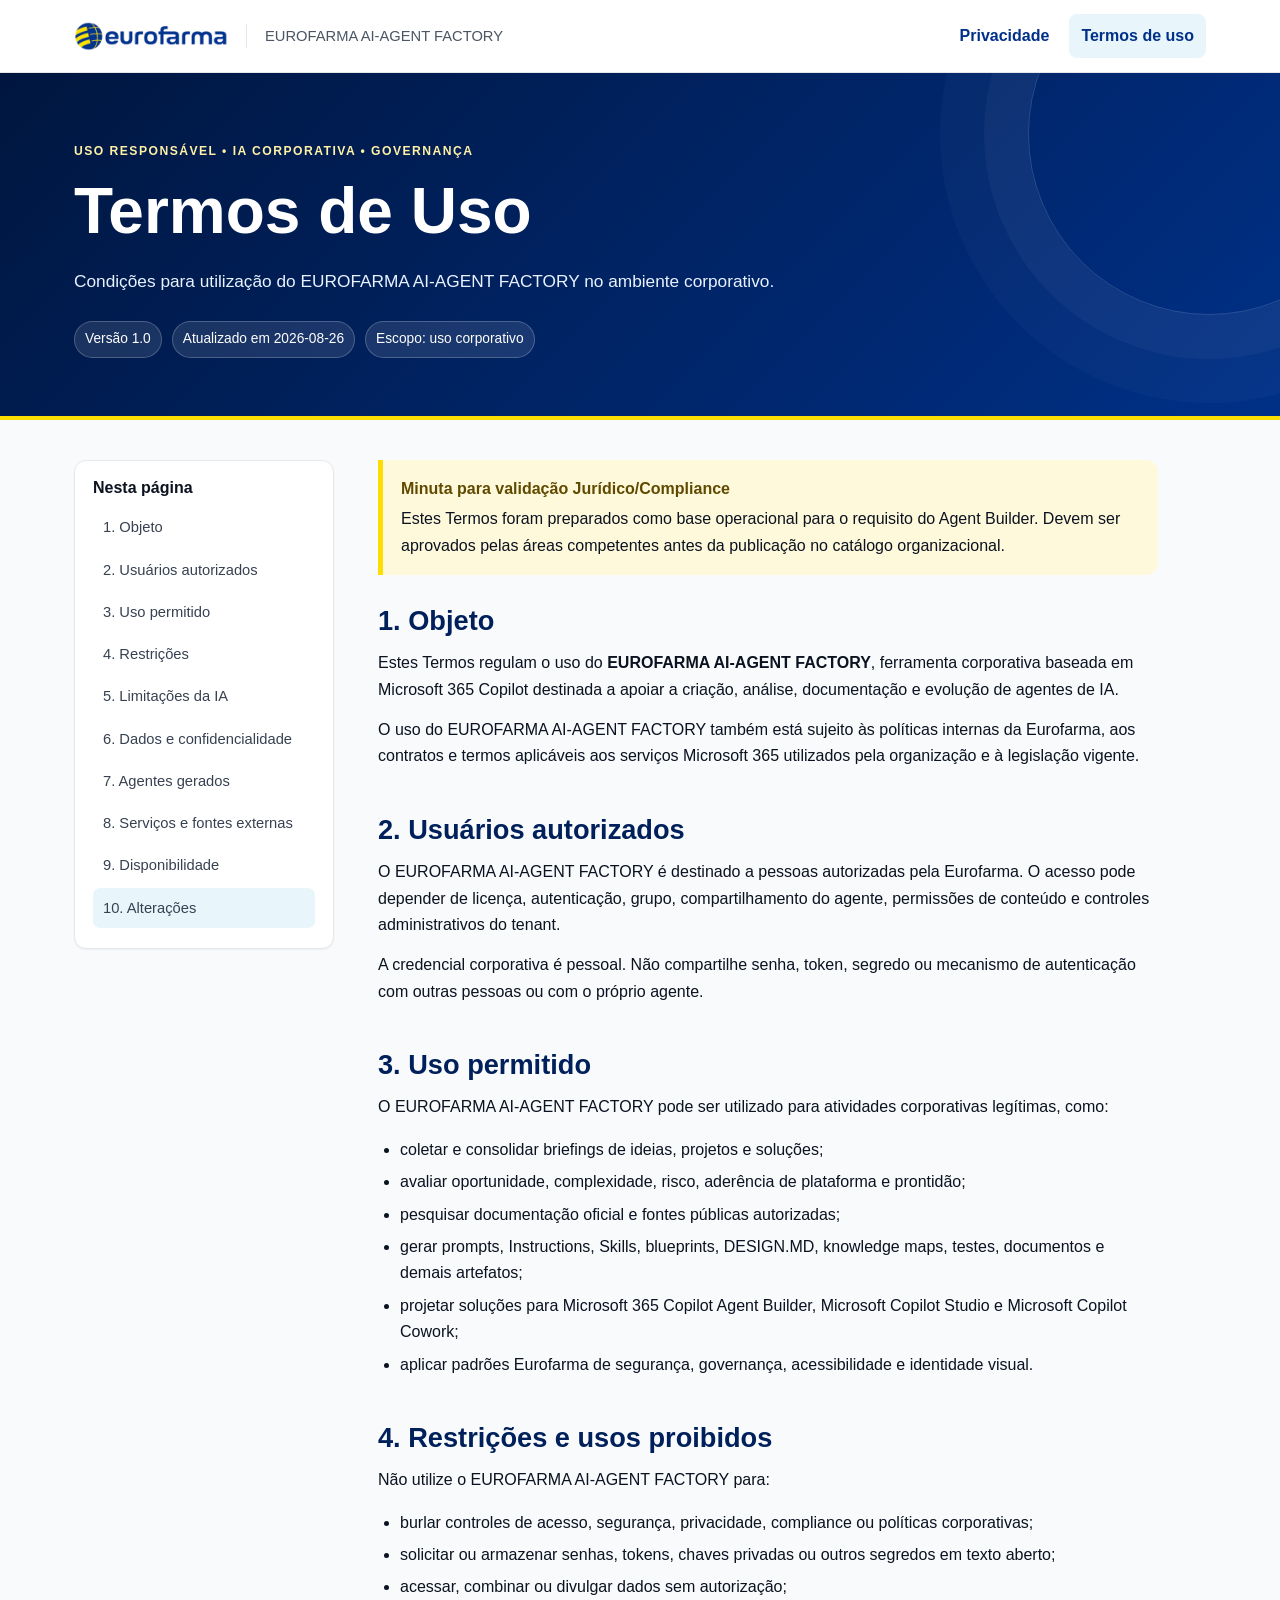
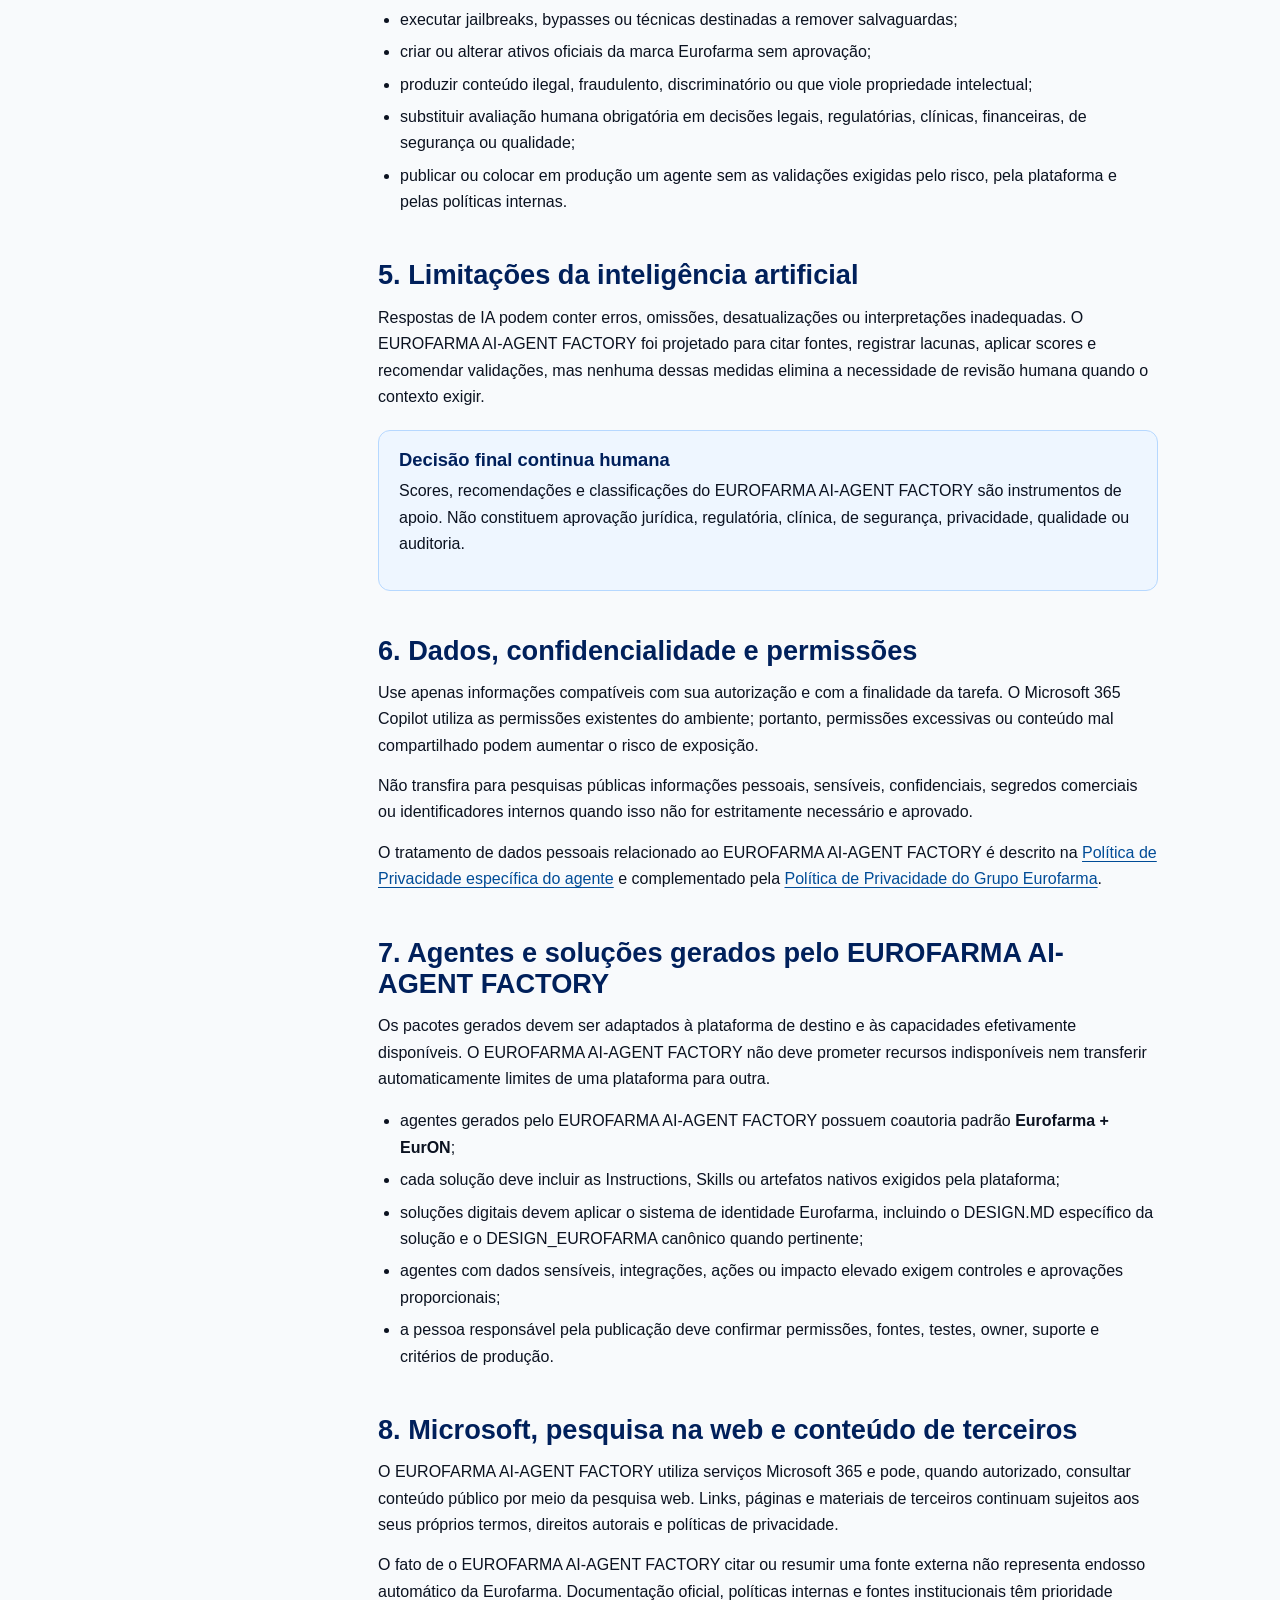
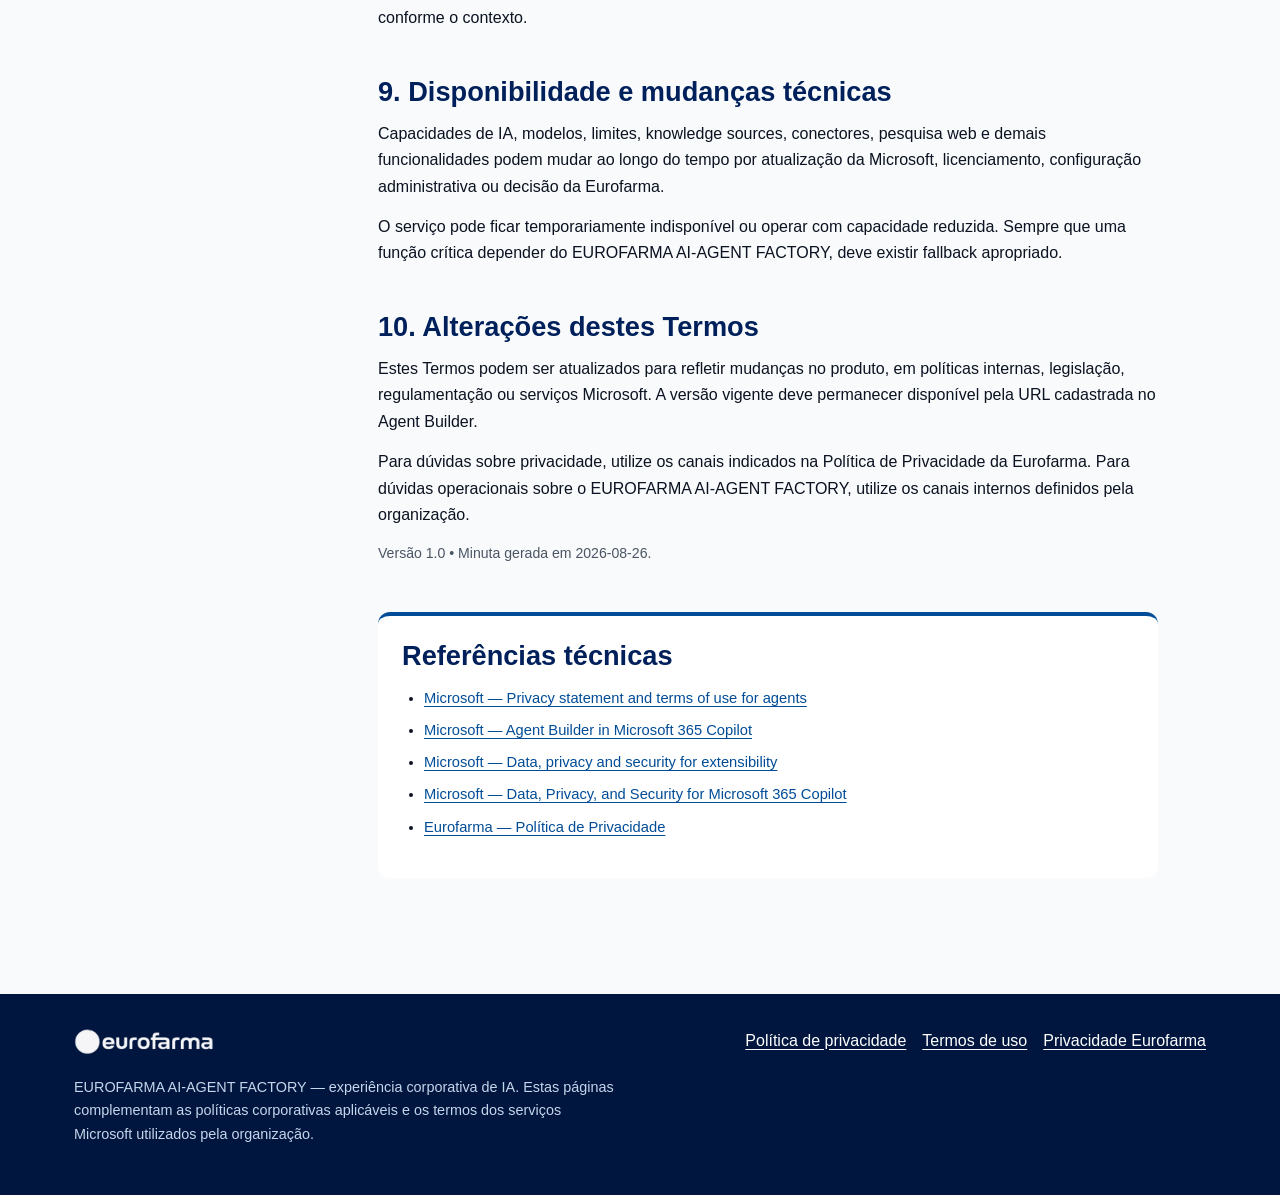
<file: agent-ai-factory/termos/termos.html>
<!doctype html>
<html lang="pt-BR">
<head>
  <meta charset="utf-8">
  <meta name="viewport" content="width=device-width,initial-scale=1">
  <meta name="color-scheme" content="light">
  <meta name="theme-color" content="#003087">
  <title>Termos de Uso | EUROFARMA AI-AGENT FACTORY</title>
  <meta name="description" content="Termos de Uso do EUROFARMA AI-AGENT FACTORY.">
  <link rel="stylesheet" href="assets/styles.css">
</head>
<body>

<a class="skip-link" href="#conteudo">Pular para o conteúdo</a>
<header class="site-header">
  <div class="header-inner">
    <div class="brand">
      <a href="index.html" aria-label="Eurofarma - página inicial"><img src="assets/eurofarma-logo.png" alt="Eurofarma"></a>
      <span class="product">EUROFARMA AI-AGENT FACTORY</span>
    </div>
    <nav class="nav" aria-label="Documentos legais">
      <a href="privacidade.html" >Privacidade</a>
      <a href="termos.html" aria-current="page">Termos de uso</a>
    </nav>
  </div>
</header>


<div class="hero">
  <div class="hero-inner">
    <div class="eyebrow">Uso responsável • IA corporativa • Governança</div>
    <h1>Termos de Uso</h1>
    <p>Condições para utilização do EUROFARMA AI-AGENT FACTORY no ambiente corporativo.</p>
    <div class="hero-meta">
      <span class="chip">Versão 1.0</span>
      <span class="chip">Atualizado em 2026-08-26</span>
      <span class="chip">Escopo: uso corporativo</span>
    </div>
  </div>
</div>

<main id="conteudo" class="page-shell">
  <aside class="toc" aria-label="Nesta página">
    <h2>Nesta página</h2>
    <a href="#objeto">1. Objeto</a>
    <a href="#usuarios">2. Usuários autorizados</a>
    <a href="#uso">3. Uso permitido</a>
    <a href="#restricoes">4. Restrições</a>
    <a href="#ia">5. Limitações da IA</a>
    <a href="#dados">6. Dados e confidencialidade</a>
    <a href="#agentes">7. Agentes gerados</a>
    <a href="#terceiros">8. Serviços e fontes externas</a>
    <a href="#disponibilidade">9. Disponibilidade</a>
    <a href="#alteracoes">10. Alterações</a>
  </aside>

  <article class="content">
    <div class="notice">
      <strong>Minuta para validação Jurídico/Compliance</strong>
      Estes Termos foram preparados como base operacional para o requisito do Agent Builder. Devem ser aprovados pelas áreas competentes antes da publicação no catálogo organizacional.
    </div>

    <section id="objeto">
      <h2>1. Objeto</h2>
      <p>Estes Termos regulam o uso do <strong>EUROFARMA AI-AGENT FACTORY</strong>, ferramenta corporativa baseada em Microsoft 365 Copilot destinada a apoiar a criação, análise, documentação e evolução de agentes de IA.</p>
      <p>O uso do EUROFARMA AI-AGENT FACTORY também está sujeito às políticas internas da Eurofarma, aos contratos e termos aplicáveis aos serviços Microsoft 365 utilizados pela organização e à legislação vigente.</p>
    </section>

    <section id="usuarios">
      <h2>2. Usuários autorizados</h2>
      <p>O EUROFARMA AI-AGENT FACTORY é destinado a pessoas autorizadas pela Eurofarma. O acesso pode depender de licença, autenticação, grupo, compartilhamento do agente, permissões de conteúdo e controles administrativos do tenant.</p>
      <p>A credencial corporativa é pessoal. Não compartilhe senha, token, segredo ou mecanismo de autenticação com outras pessoas ou com o próprio agente.</p>
    </section>

    <section id="uso">
      <h2>3. Uso permitido</h2>
      <p>O EUROFARMA AI-AGENT FACTORY pode ser utilizado para atividades corporativas legítimas, como:</p>
      <ul>
        <li>coletar e consolidar briefings de ideias, projetos e soluções;</li>
        <li>avaliar oportunidade, complexidade, risco, aderência de plataforma e prontidão;</li>
        <li>pesquisar documentação oficial e fontes públicas autorizadas;</li>
        <li>gerar prompts, Instructions, Skills, blueprints, DESIGN.MD, knowledge maps, testes, documentos e demais artefatos;</li>
        <li>projetar soluções para Microsoft 365 Copilot Agent Builder, Microsoft Copilot Studio e Microsoft Copilot Cowork;</li>
        <li>aplicar padrões Eurofarma de segurança, governança, acessibilidade e identidade visual.</li>
      </ul>
    </section>

    <section id="restricoes">
      <h2>4. Restrições e usos proibidos</h2>
      <p>Não utilize o EUROFARMA AI-AGENT FACTORY para:</p>
      <ul>
        <li>burlar controles de acesso, segurança, privacidade, compliance ou políticas corporativas;</li>
        <li>solicitar ou armazenar senhas, tokens, chaves privadas ou outros segredos em texto aberto;</li>
        <li>acessar, combinar ou divulgar dados sem autorização;</li>
        <li>executar jailbreaks, bypasses ou técnicas destinadas a remover salvaguardas;</li>
        <li>criar ou alterar ativos oficiais da marca Eurofarma sem aprovação;</li>
        <li>produzir conteúdo ilegal, fraudulento, discriminatório ou que viole propriedade intelectual;</li>
        <li>substituir avaliação humana obrigatória em decisões legais, regulatórias, clínicas, financeiras, de segurança ou qualidade;</li>
        <li>publicar ou colocar em produção um agente sem as validações exigidas pelo risco, pela plataforma e pelas políticas internas.</li>
      </ul>
    </section>

    <section id="ia">
      <h2>5. Limitações da inteligência artificial</h2>
      <p>Respostas de IA podem conter erros, omissões, desatualizações ou interpretações inadequadas. O EUROFARMA AI-AGENT FACTORY foi projetado para citar fontes, registrar lacunas, aplicar scores e recomendar validações, mas nenhuma dessas medidas elimina a necessidade de revisão humana quando o contexto exigir.</p>
      <div class="callout">
        <h3>Decisão final continua humana</h3>
        <p>Scores, recomendações e classificações do EUROFARMA AI-AGENT FACTORY são instrumentos de apoio. Não constituem aprovação jurídica, regulatória, clínica, de segurança, privacidade, qualidade ou auditoria.</p>
      </div>
    </section>

    <section id="dados">
      <h2>6. Dados, confidencialidade e permissões</h2>
      <p>Use apenas informações compatíveis com sua autorização e com a finalidade da tarefa. O Microsoft 365 Copilot utiliza as permissões existentes do ambiente; portanto, permissões excessivas ou conteúdo mal compartilhado podem aumentar o risco de exposição.</p>
      <p>Não transfira para pesquisas públicas informações pessoais, sensíveis, confidenciais, segredos comerciais ou identificadores internos quando isso não for estritamente necessário e aprovado.</p>
      <p>O tratamento de dados pessoais relacionado ao EUROFARMA AI-AGENT FACTORY é descrito na <a href="privacidade.html">Política de Privacidade específica do agente</a> e complementado pela <a href="https://eurofarma.com.br/politica-de-privacidade/" rel="noopener">Política de Privacidade do Grupo Eurofarma</a>.</p>
    </section>

    <section id="agentes">
      <h2>7. Agentes e soluções gerados pelo EUROFARMA AI-AGENT FACTORY</h2>
      <p>Os pacotes gerados devem ser adaptados à plataforma de destino e às capacidades efetivamente disponíveis. O EUROFARMA AI-AGENT FACTORY não deve prometer recursos indisponíveis nem transferir automaticamente limites de uma plataforma para outra.</p>
      <ul>
        <li>agentes gerados pelo EUROFARMA AI-AGENT FACTORY possuem coautoria padrão <strong>Eurofarma + EurON</strong>;</li>
        <li>cada solução deve incluir as Instructions, Skills ou artefatos nativos exigidos pela plataforma;</li>
        <li>soluções digitais devem aplicar o sistema de identidade Eurofarma, incluindo o DESIGN.MD específico da solução e o DESIGN_EUROFARMA canônico quando pertinente;</li>
        <li>agentes com dados sensíveis, integrações, ações ou impacto elevado exigem controles e aprovações proporcionais;</li>
        <li>a pessoa responsável pela publicação deve confirmar permissões, fontes, testes, owner, suporte e critérios de produção.</li>
      </ul>
    </section>

    <section id="terceiros">
      <h2>8. Microsoft, pesquisa na web e conteúdo de terceiros</h2>
      <p>O EUROFARMA AI-AGENT FACTORY utiliza serviços Microsoft 365 e pode, quando autorizado, consultar conteúdo público por meio da pesquisa web. Links, páginas e materiais de terceiros continuam sujeitos aos seus próprios termos, direitos autorais e políticas de privacidade.</p>
      <p>O fato de o EUROFARMA AI-AGENT FACTORY citar ou resumir uma fonte externa não representa endosso automático da Eurofarma. Documentação oficial, políticas internas e fontes institucionais têm prioridade conforme o contexto.</p>
    </section>

    <section id="disponibilidade">
      <h2>9. Disponibilidade e mudanças técnicas</h2>
      <p>Capacidades de IA, modelos, limites, knowledge sources, conectores, pesquisa web e demais funcionalidades podem mudar ao longo do tempo por atualização da Microsoft, licenciamento, configuração administrativa ou decisão da Eurofarma.</p>
      <p>O serviço pode ficar temporariamente indisponível ou operar com capacidade reduzida. Sempre que uma função crítica depender do EUROFARMA AI-AGENT FACTORY, deve existir fallback apropriado.</p>
    </section>

    <section id="alteracoes">
      <h2>10. Alterações destes Termos</h2>
      <p>Estes Termos podem ser atualizados para refletir mudanças no produto, em políticas internas, legislação, regulamentação ou serviços Microsoft. A versão vigente deve permanecer disponível pela URL cadastrada no Agent Builder.</p>
      <p>Para dúvidas sobre privacidade, utilize os canais indicados na Política de Privacidade da Eurofarma. Para dúvidas operacionais sobre o EUROFARMA AI-AGENT FACTORY, utilize os canais internos definidos pela organização.</p>
      <p class="small">Versão 1.0 • Minuta gerada em 2026-08-26.</p>
    </section>

    <section class="sources" aria-labelledby="ref-termos">
      <h2 id="ref-termos">Referências técnicas</h2>
      <ul class="source-list">
        <li><a href="https://learn.microsoft.com/en-us/microsoft-365/copilot/extensibility/agent-builder-publication-privacy-terms-of-use" rel="noopener">Microsoft — Privacy statement and terms of use for agents</a></li>
        <li><a href="https://learn.microsoft.com/en-us/microsoft-365/copilot/extensibility/agent-builder" rel="noopener">Microsoft — Agent Builder in Microsoft 365 Copilot</a></li>
        <li><a href="https://learn.microsoft.com/en-us/microsoft-365/copilot/extensibility/data-privacy-security" rel="noopener">Microsoft — Data, privacy and security for extensibility</a></li>
        <li><a href="https://learn.microsoft.com/en-us/microsoft-365/copilot/microsoft-365-copilot-privacy" rel="noopener">Microsoft — Data, Privacy, and Security for Microsoft 365 Copilot</a></li>
        <li><a href="https://eurofarma.com.br/politica-de-privacidade/" rel="noopener">Eurofarma — Política de Privacidade</a></li>
      </ul>
    </section>
  </article>
</main>


<footer>
  <div class="footer-inner">
    <div class="footer-brand">
      <img src="assets/eurofarma-logo.png" alt="Eurofarma">
      <p>EUROFARMA AI-AGENT FACTORY — experiência corporativa de IA. Estas páginas complementam as políticas corporativas aplicáveis e os termos dos serviços Microsoft utilizados pela organização.</p>
    </div>
    <div class="footer-links">
      <a href="privacidade.html">Política de privacidade</a>
      <a href="termos.html">Termos de uso</a>
      <a href="https://eurofarma.com.br/politica-de-privacidade/" rel="noopener">Privacidade Eurofarma</a>
    </div>
  </div>
</footer>
<script src="assets/site.js"></script>

</body>
</html>
</file>
<file: agent-ai-factory/termos/assets/styles.css>
:root{
  --ef-blue-950:#00163F;
  --ef-blue-900:#00205B;
  --ef-blue-800:#003087;
  --ef-blue-700:#004C97;
  --ef-blue-600:#005EB8;
  --ef-blue-500:#0072CE;
  --ef-blue-400:#009CDE;
  --ef-yellow-400:#FEDD00;
  --ef-neutral-950:#0B1220;
  --ef-neutral-900:#111827;
  --ef-neutral-700:#374151;
  --ef-neutral-600:#4B5563;
  --ef-neutral-500:#6B7280;
  --ef-neutral-300:#D1D5DB;
  --ef-neutral-200:#E5E7EB;
  --ef-neutral-100:#F3F4F6;
  --ef-neutral-050:#F8FAFC;
  --ef-white:#FFFFFF;
  --ef-success:#087A55;
  --ef-warning:#9A6700;
  --ef-danger:#B42318;
  --ef-info:#004C97;

  --font-display:"Loos","Public Sans",Arial,sans-serif;
  --font-ui:"Public Sans",Arial,Helvetica,sans-serif;

  --radius-sm:8px;
  --radius-md:12px;
  --radius-lg:16px;
  --shadow-1:0 1px 2px rgba(15,23,42,.05);
  --shadow-2:0 10px 30px rgba(15,23,42,.08);
  --content:1180px;
  --reading:780px;
}
*{box-sizing:border-box}
html{scroll-behavior:smooth}
body{
  margin:0;
  color:var(--ef-neutral-950);
  background:var(--ef-neutral-050);
  font-family:var(--font-ui);
  font-size:16px;
  line-height:1.65;
}
a{color:var(--ef-blue-700);text-underline-offset:3px}
a:hover{color:var(--ef-blue-900)}
a:focus-visible,button:focus-visible{
  outline:3px solid var(--ef-yellow-400);
  outline-offset:3px;
}
.skip-link{
  position:absolute;left:16px;top:-80px;z-index:100;
  background:var(--ef-blue-900);color:#fff;padding:10px 14px;border-radius:8px;
}
.skip-link:focus{top:16px}
.site-header{
  position:sticky;top:0;z-index:20;
  background:rgba(255,255,255,.96);
  backdrop-filter:saturate(180%) blur(14px);
  border-bottom:1px solid var(--ef-neutral-200);
}
.header-inner{
  max-width:var(--content);margin:auto;padding:14px 24px;
  display:flex;align-items:center;gap:24px;justify-content:space-between;
}
.brand{display:flex;align-items:center;gap:18px;min-width:0}
.brand img{width:154px;height:auto;display:block}
.product{
  padding-left:18px;border-left:1px solid var(--ef-neutral-200);
  font-size:.92rem;color:var(--ef-neutral-600);white-space:nowrap;
}
.nav{display:flex;align-items:center;gap:8px}
.nav a{
  display:inline-flex;align-items:center;min-height:44px;
  padding:8px 12px;border-radius:8px;text-decoration:none;font-weight:650;
  color:var(--ef-blue-800)
}
.nav a[aria-current="page"]{background:#E8F6FC}
.nav a:hover{background:#F4F7FB}
.hero{
  position:relative;overflow:hidden;
  background:linear-gradient(135deg,var(--ef-blue-950),var(--ef-blue-800));
  color:#fff;border-bottom:4px solid var(--ef-yellow-400);
}
.hero::after{
  content:"";position:absolute;width:360px;height:360px;right:-110px;top:-120px;
  border:1px solid rgba(255,255,255,.16);border-radius:50%;
  box-shadow:0 0 0 44px rgba(255,255,255,.035),0 0 0 88px rgba(255,255,255,.025);
}
.hero-inner{max-width:var(--content);margin:auto;padding:68px 24px 58px;position:relative;z-index:1}
.eyebrow{
  text-transform:uppercase;letter-spacing:.12em;font-size:.76rem;font-weight:800;
  color:#FFF1A6;margin-bottom:14px
}
h1,h2,h3{font-family:var(--font-display);line-height:1.15;color:var(--ef-blue-900)}
.hero h1{color:#fff;font-size:clamp(2.2rem,5vw,4.3rem);max-width:880px;margin:0}
.hero p{max-width:760px;font-size:1.08rem;color:#E9F2FF;margin:18px 0 0}
.hero-meta{display:flex;gap:10px;flex-wrap:wrap;margin-top:26px}
.chip{
  display:inline-flex;align-items:center;min-height:36px;padding:6px 10px;
  border-radius:999px;background:rgba(255,255,255,.1);border:1px solid rgba(255,255,255,.22);
  color:#fff;font-size:.86rem
}
.page-shell{
  max-width:var(--content);margin:auto;padding:40px 24px 72px;
  display:grid;grid-template-columns:260px minmax(0,1fr);gap:44px;align-items:start;
}
.toc{
  position:sticky;top:92px;background:#fff;border:1px solid var(--ef-neutral-200);
  border-radius:var(--radius-md);padding:18px;box-shadow:var(--shadow-1)
}
.toc h2{font-size:1rem;margin:0 0 10px;color:var(--ef-neutral-950)}
.toc a{
  display:block;padding:8px 10px;margin:2px 0;text-decoration:none;border-radius:7px;
  color:var(--ef-neutral-700);font-size:.92rem
}
.toc a:hover{background:#F4F7FB;color:var(--ef-blue-800)}
.content{max-width:var(--reading)}
.notice{
  border-left:5px solid var(--ef-yellow-400);background:#FFF9DB;
  border-radius:0 var(--radius-md) var(--radius-md) 0;padding:16px 18px;margin-bottom:30px;
}
.notice strong{display:block;color:#5F4A00;margin-bottom:4px}
section{scroll-margin-top:96px;margin-bottom:44px}
section h2{font-size:1.7rem;margin:0 0 14px}
section h3{font-size:1.15rem;margin:24px 0 8px}
p{margin:0 0 14px}
ul{padding-left:22px}
li+li{margin-top:6px}
.card{
  background:#fff;border:1px solid var(--ef-neutral-200);border-radius:var(--radius-md);
  padding:20px 22px;box-shadow:var(--shadow-1);margin:18px 0
}
.fact-grid{
  display:grid;grid-template-columns:repeat(2,minmax(0,1fr));gap:14px;margin:18px 0
}
.fact{
  background:#fff;border:1px solid var(--ef-neutral-200);border-radius:var(--radius-md);padding:18px
}
.fact strong{display:block;color:var(--ef-blue-800);margin-bottom:5px}
.callout{
  background:#EEF6FF;border:1px solid #B6D8FF;border-radius:var(--radius-md);padding:18px 20px;margin:20px 0
}
.callout h3{margin-top:0;color:var(--ef-blue-900)}
.status-line{
  display:flex;align-items:flex-start;gap:10px;margin:10px 0
}
.dot{
  width:10px;height:10px;border-radius:50%;margin-top:.55em;flex:0 0 auto;background:var(--ef-blue-500)
}
.sources{
  background:#fff;border-top:4px solid var(--ef-blue-700);
  padding:24px;border-radius:var(--radius-md);margin-top:46px
}
.sources h2{margin-top:0}
.source-list{font-size:.92rem}
.source-list li{margin:8px 0}
footer{
  background:var(--ef-blue-950);color:#DCE8FA;margin-top:0
}
.footer-inner{
  max-width:var(--content);margin:auto;padding:34px 24px;
  display:flex;justify-content:space-between;gap:24px;align-items:flex-start
}
.footer-brand img{width:140px;filter:brightness(0) invert(1);opacity:.96}
.footer-brand p{max-width:540px;font-size:.9rem;margin-top:12px;color:#C5D5EB}
.footer-links{display:flex;gap:16px;flex-wrap:wrap}
.footer-links a{color:#fff}
.small{font-size:.88rem;color:var(--ef-neutral-600)}
@media(max-width:900px){
  .page-shell{grid-template-columns:1fr}
  .toc{position:relative;top:auto}
  .product{display:none}
  .fact-grid{grid-template-columns:1fr}
}
@media(max-width:640px){
  .header-inner{padding:10px 16px}
  .brand img{width:132px}
  .nav{gap:2px}
  .nav a{font-size:.86rem;padding:7px 8px}
  .hero-inner{padding:46px 16px 42px}
  .page-shell{padding:28px 16px 56px;gap:26px}
  .footer-inner{padding:28px 16px;flex-direction:column}
}
@media print{
  .site-header,.toc,.notice,.footer-links{display:none!important}
  .hero{background:none!important;color:#000;border:0}
  .hero h1,.hero p,.eyebrow{color:#000}
  .page-shell{display:block;max-width:none;padding:0}
  .content{max-width:none}
  body{background:#fff;color:#000;font-size:11pt}
  section{break-inside:avoid}
  a{color:#000;text-decoration:none}
}
</file>
